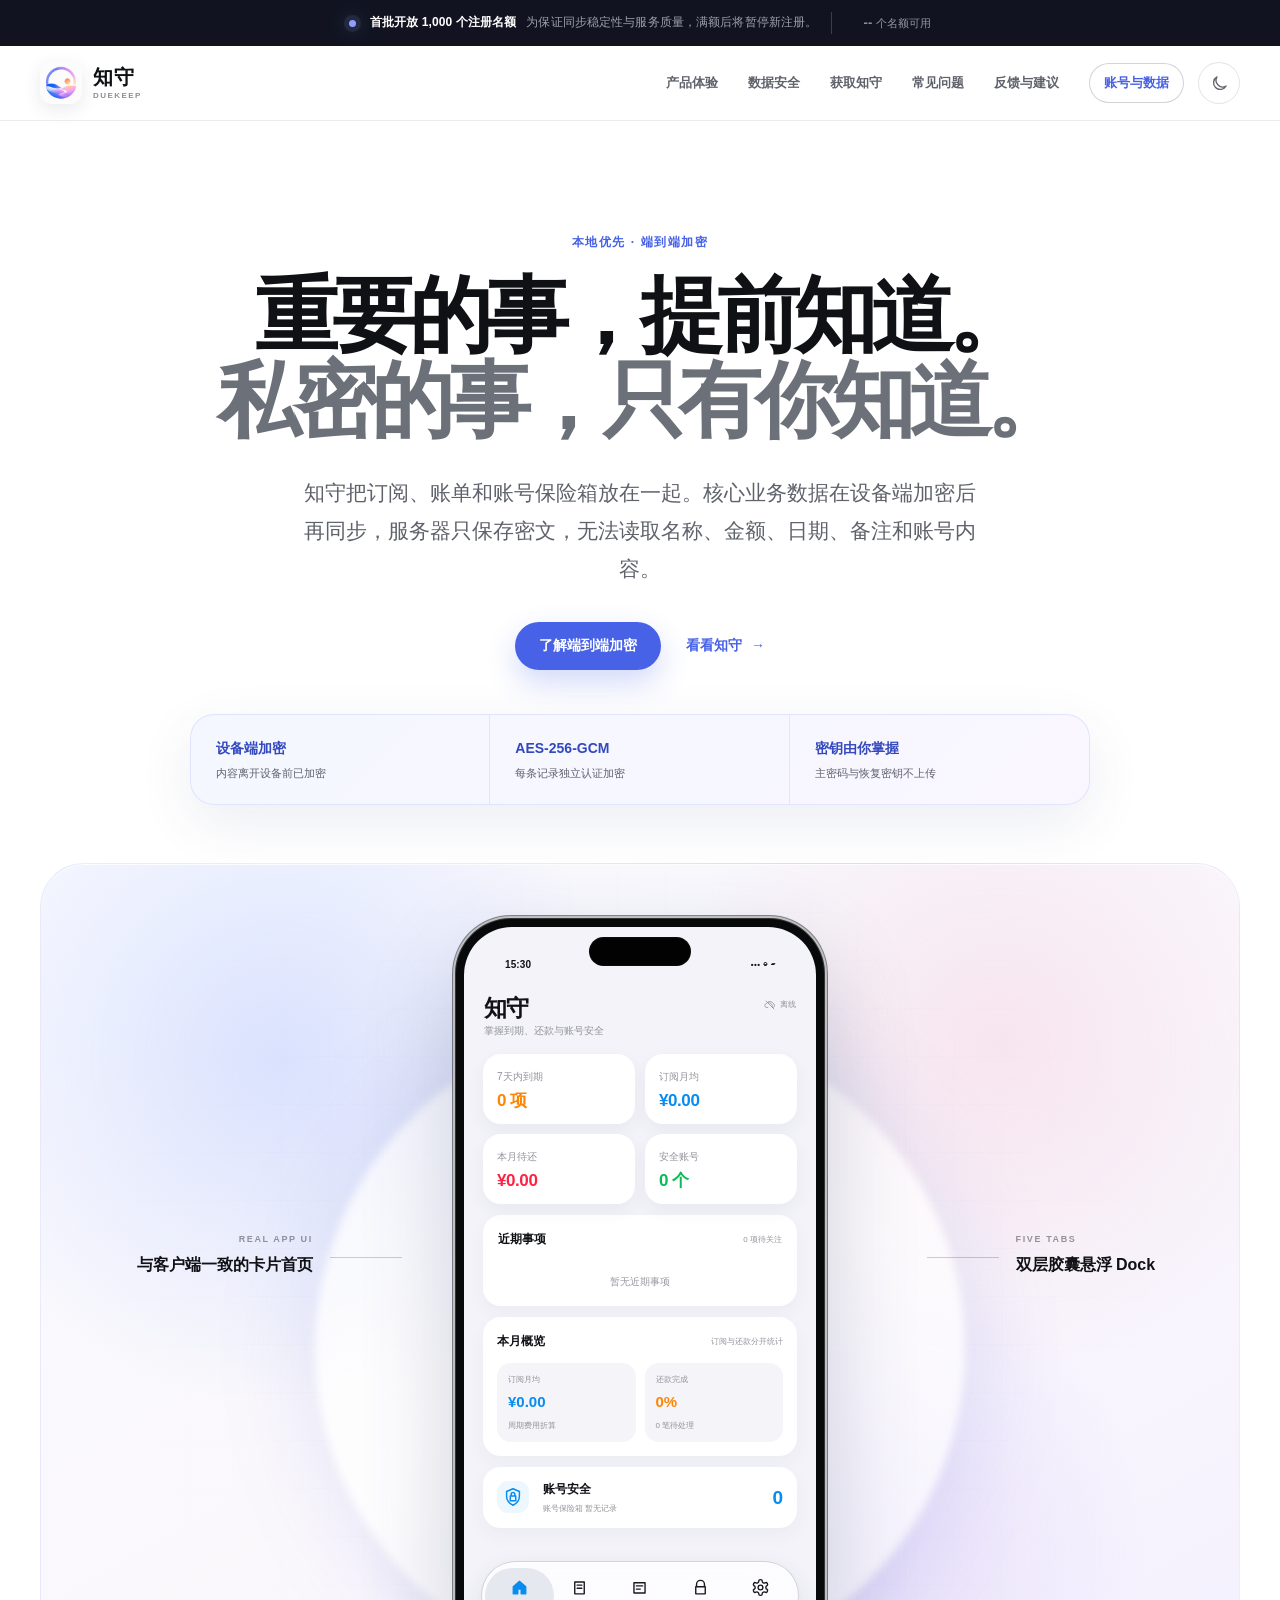
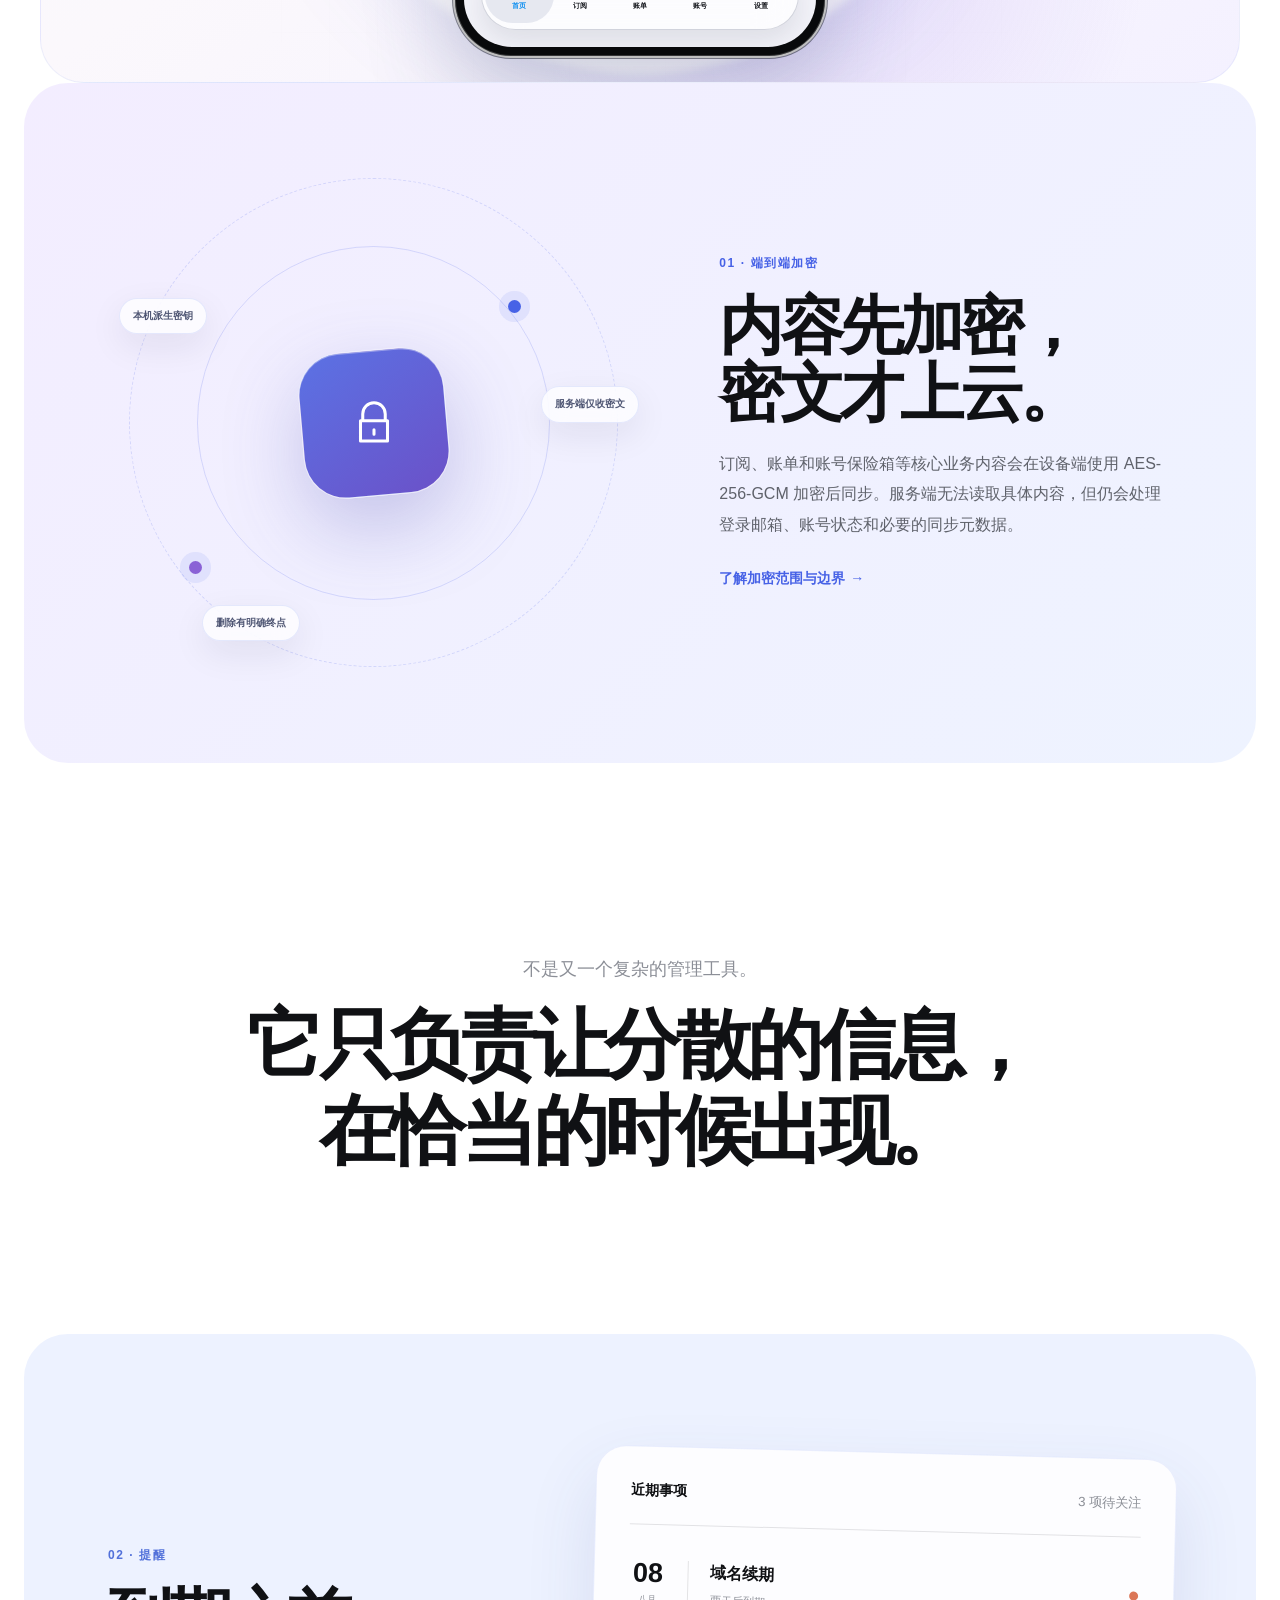
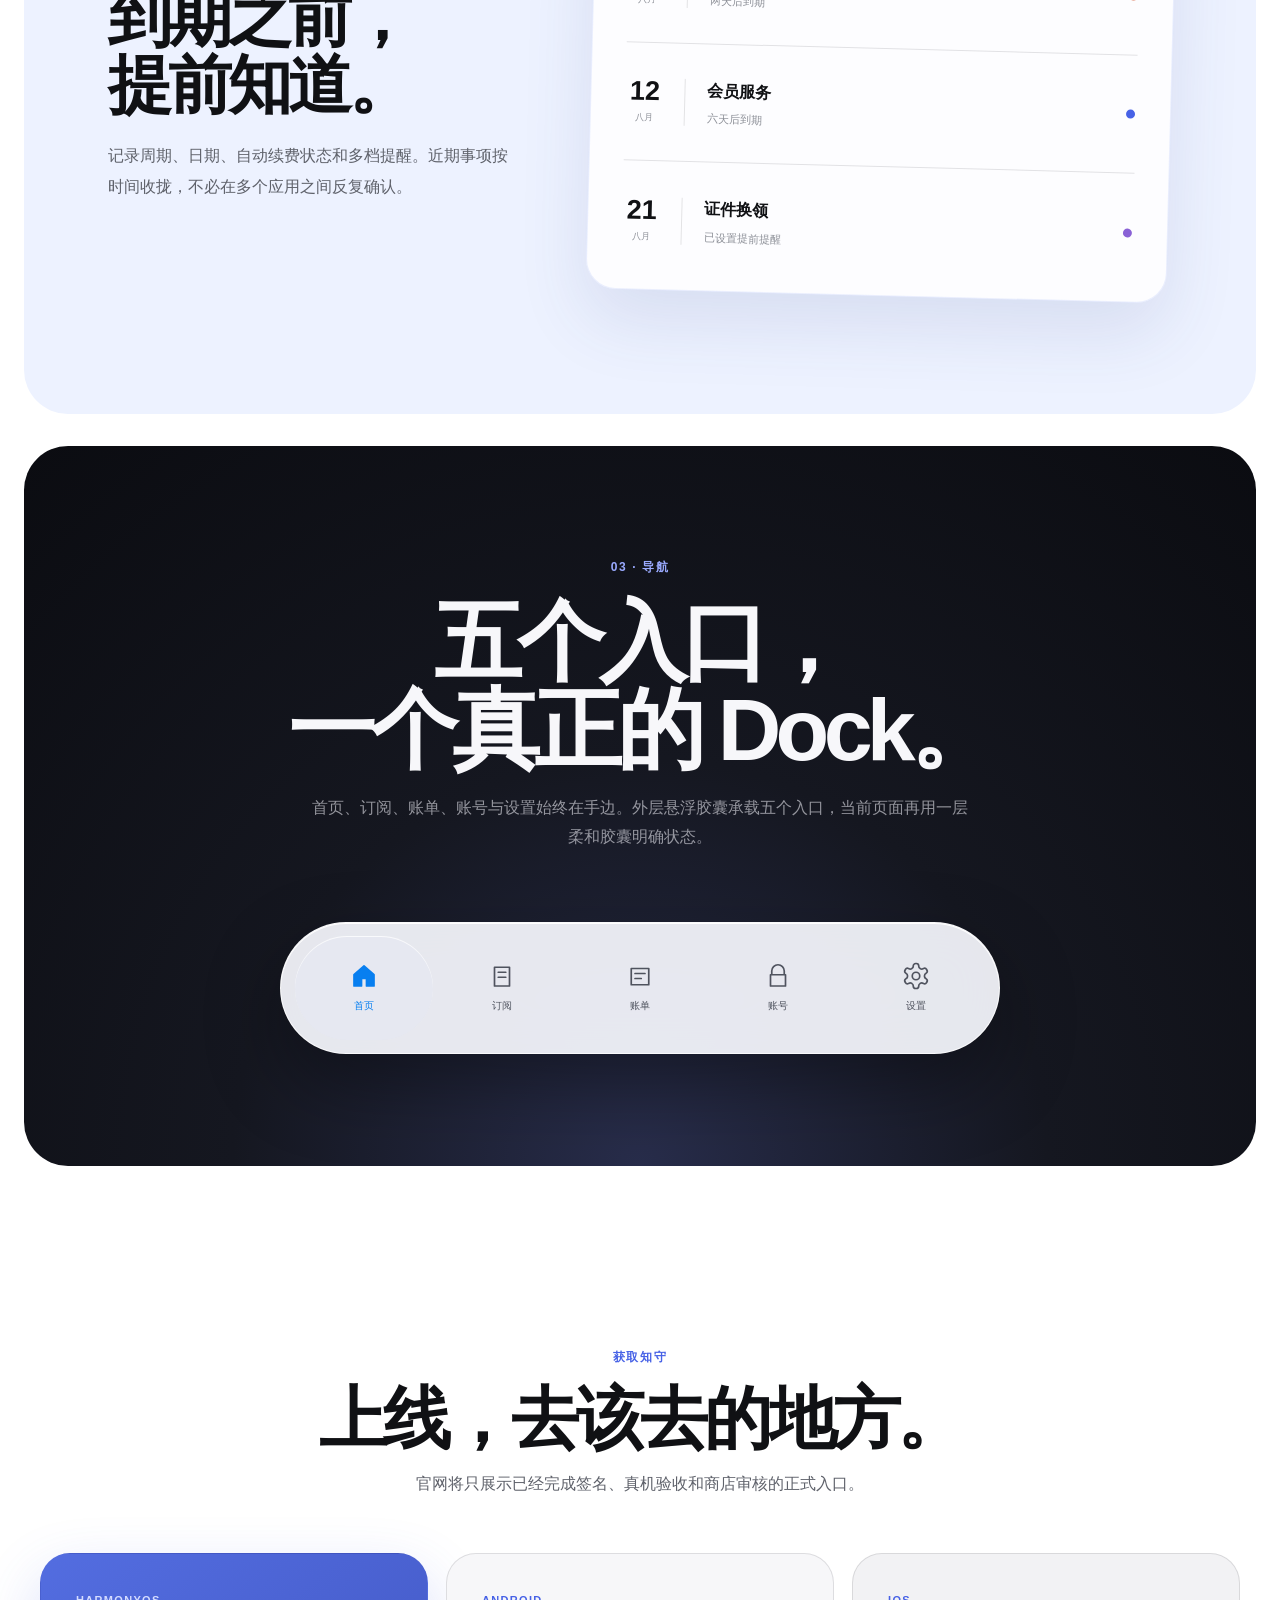
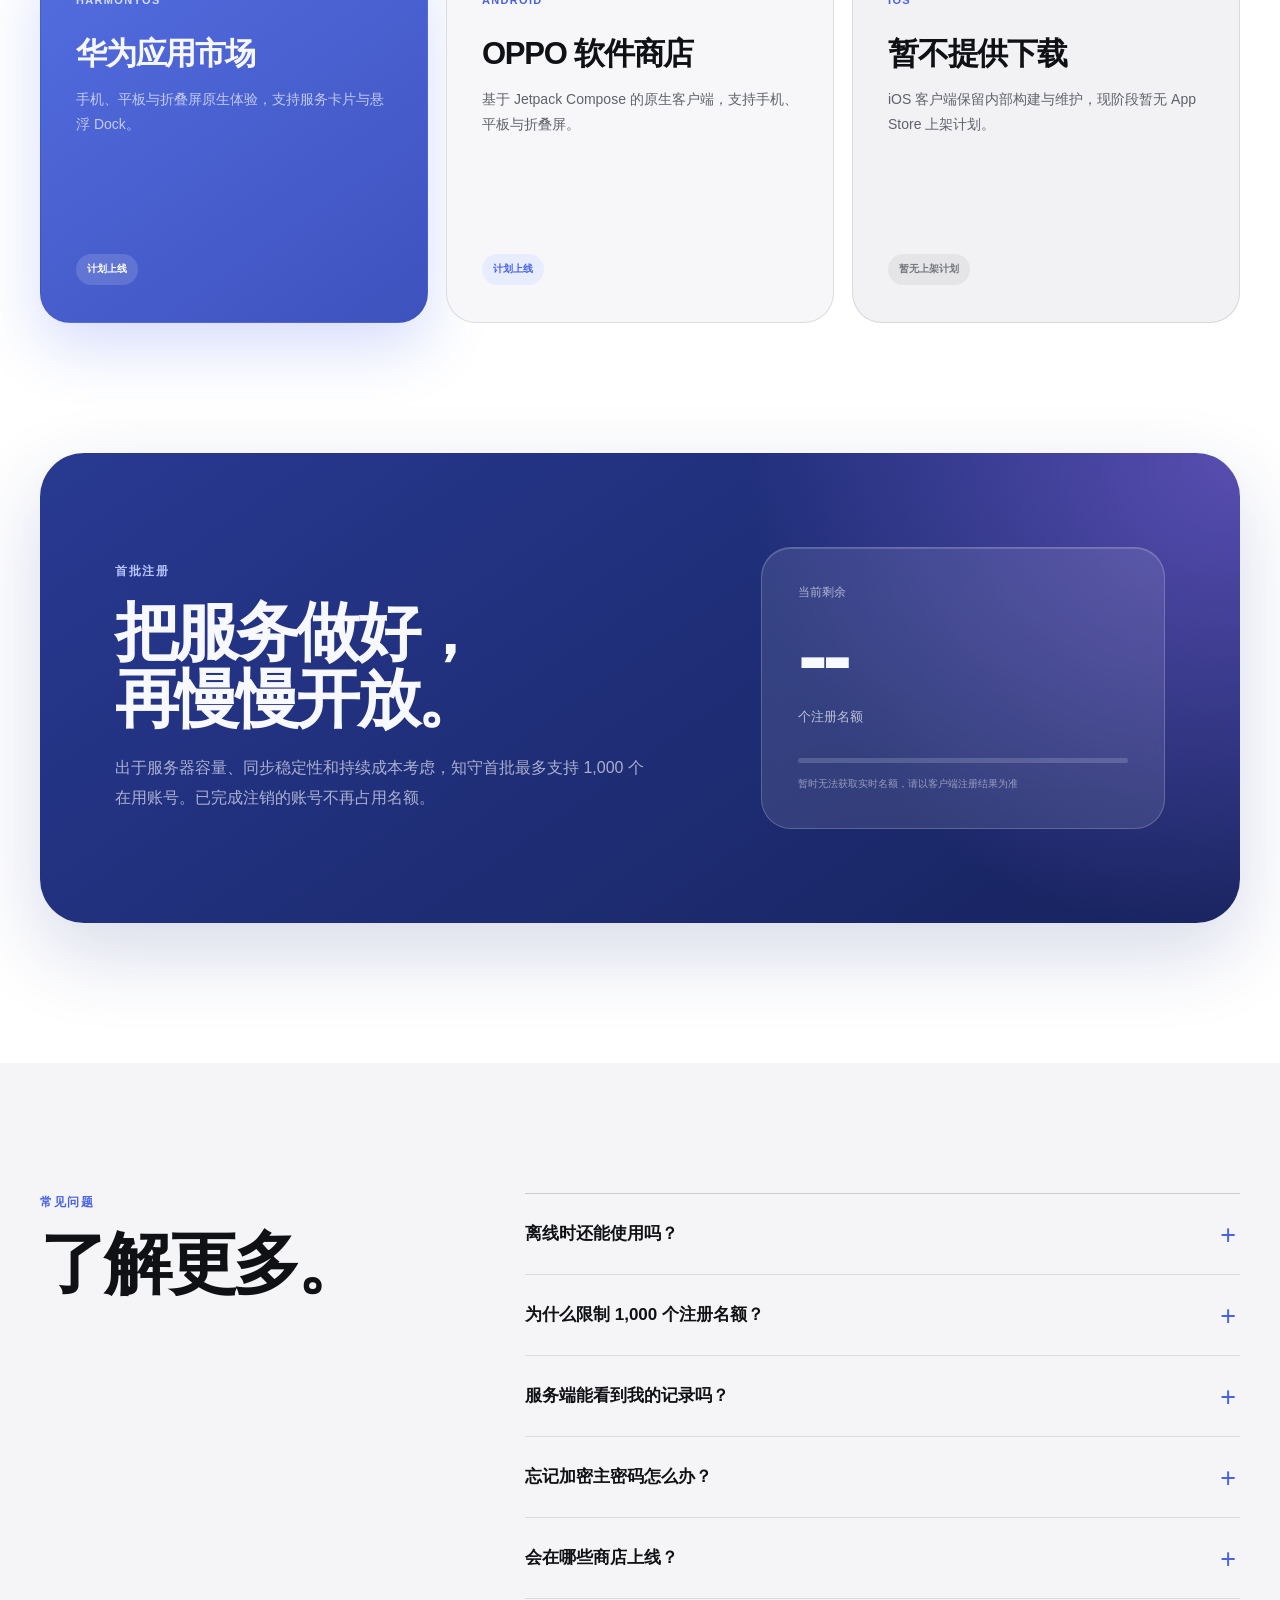
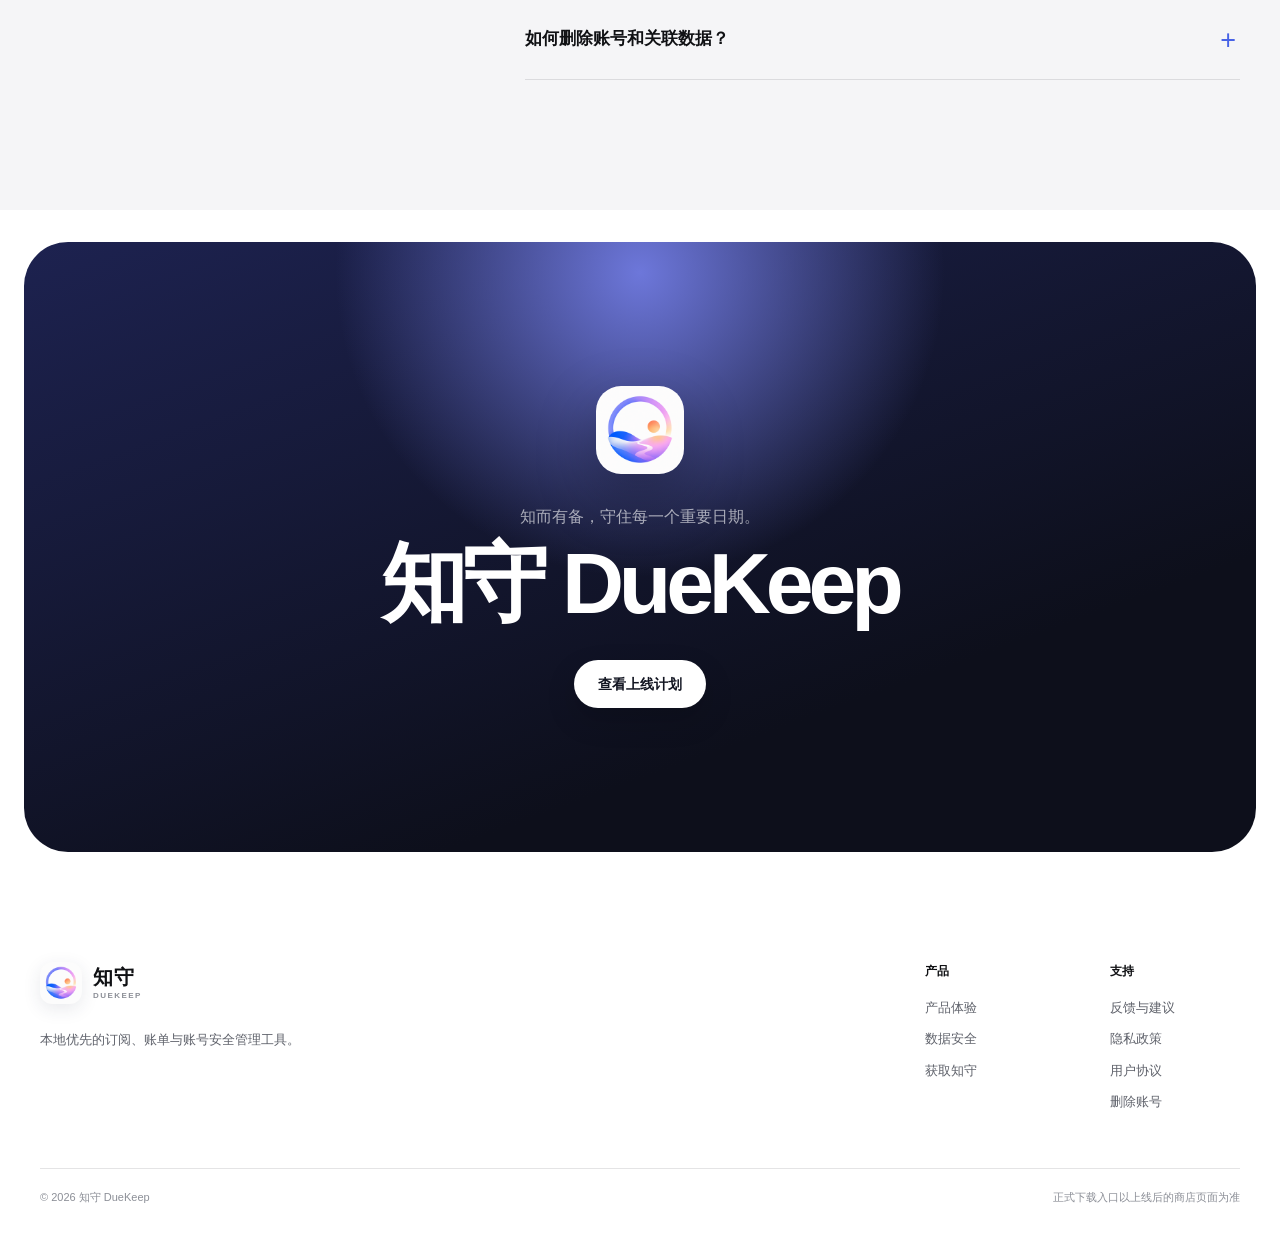
<file: index.html>
<!doctype html>
<html lang="zh-CN" data-page="home">
<head>
  <meta charset="UTF-8" />
  <meta name="viewport" content="width=device-width, initial-scale=1.0" />
  <meta name="description" content="知守 DueKeep 是一款本地优先、端到端加密的订阅、账单与账号安全管理工具；核心业务数据在设备端加密，服务器只保存密文。" />
  <meta name="theme-color" content="#ffffff" />
  <script src="js/theme-init.js"></script>
  <meta property="og:type" content="website" />
  <meta property="og:title" content="知守 DueKeep · 私密的事，只有你知道" />
  <meta property="og:description" content="订阅、账单和账号保险箱在设备端端到端加密后同步，服务器只保存密文。" />
  <title>知守 DueKeep · 本地优先、端到端加密</title>
  <link rel="icon" type="image/svg+xml" href="assets/favicon.svg?v=2" />
  <link rel="icon" type="image/png" href="assets/favicon.png?v=2" />
  <link rel="apple-touch-icon" href="assets/duekeep-brand.png" />
  <script type="module" crossorigin src="./assets/main-sYoZJIvI.js"></script>
  <link rel="stylesheet" crossorigin href="./assets/main-DncYn3vV.css">
</head>
<body>
  <div id="app"></div>
</body>
</html>
</file>
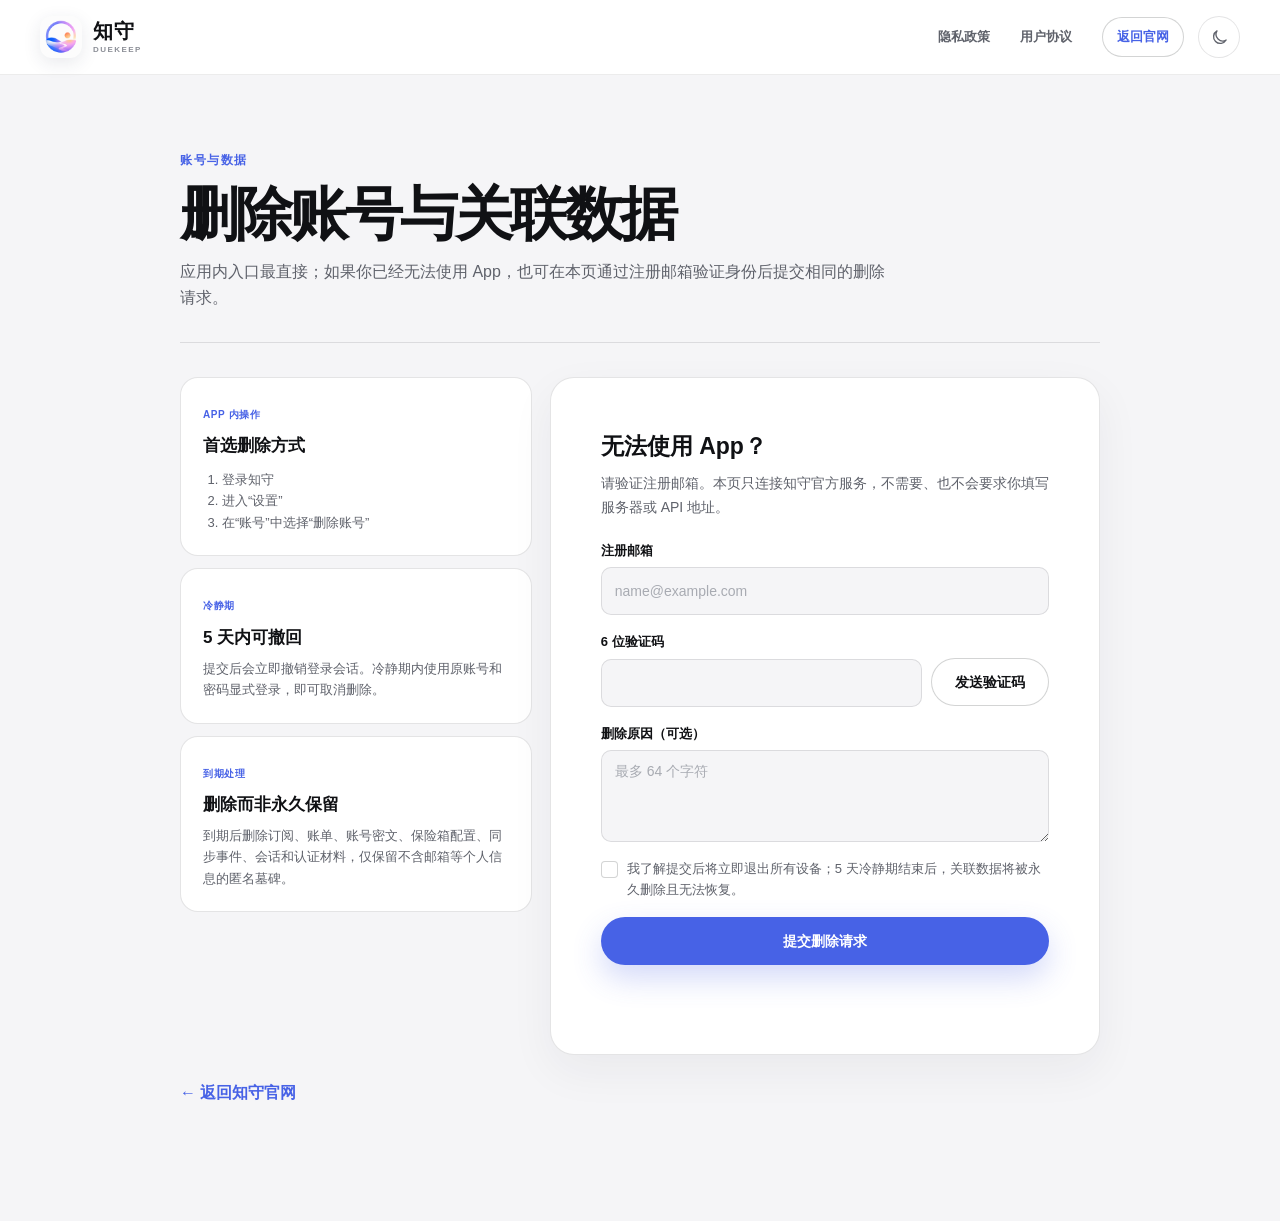
<file: account-deletion.html>
<!doctype html>
<html lang="zh-CN" data-page="account-deletion">
<head>
  <meta charset="UTF-8" />
  <meta name="viewport" content="width=device-width, initial-scale=1.0" />
  <meta name="description" content="知守 DueKeep 账号及关联数据删除入口。支持在 App 内或通过邮箱验证提交删除请求。" />
  <meta name="theme-color" content="#f7f8fc" />
  <script src="js/theme-init.js"></script>
  <title>删除账号 · 知守 DueKeep</title>
  <link rel="icon" type="image/svg+xml" href="assets/favicon.svg?v=2" />
  <link rel="icon" type="image/png" href="assets/favicon.png?v=2" />
  <script type="module" crossorigin src="./assets/main-sYoZJIvI.js"></script>
  <link rel="stylesheet" crossorigin href="./assets/main-DncYn3vV.css">
</head>
<body>
  <div id="app"></div>
</body>
</html>
</file>
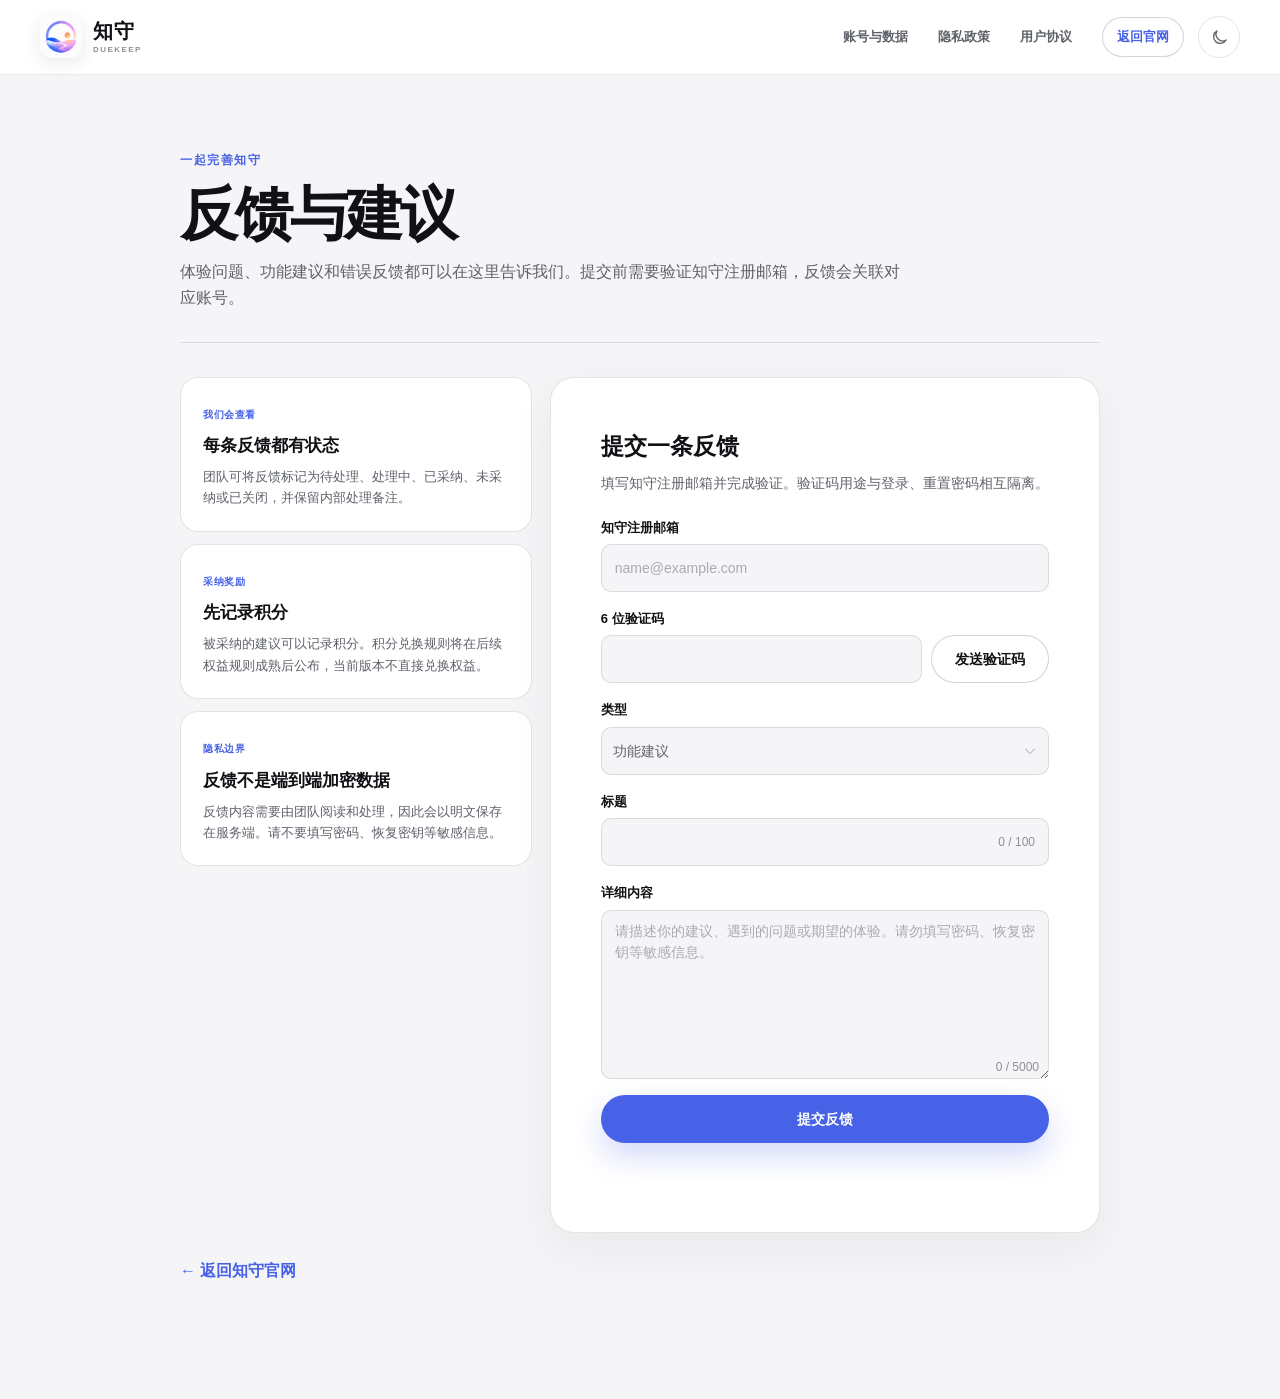
<file: feedback.html>
<!doctype html>
<html lang="zh-CN" data-page="feedback">
  <head>
    <meta charset="UTF-8" />
    <meta name="viewport" content="width=device-width, initial-scale=1.0" />
    <meta name="description" content="向知守 DueKeep 提交反馈与建议。" />
    <meta name="theme-color" content="#f7f8fc" />
    <script src="js/theme-init.js"></script>
    <link rel="icon" href="./assets/favicon.svg" type="image/svg+xml" />
    <title>反馈与建议｜知守 DueKeep</title>
    <script type="module" crossorigin src="./assets/main-sYoZJIvI.js"></script>
    <link rel="stylesheet" crossorigin href="./assets/main-DncYn3vV.css">
  </head>
  <body>
    <div id="app"></div>
  </body>
</html>
</file>
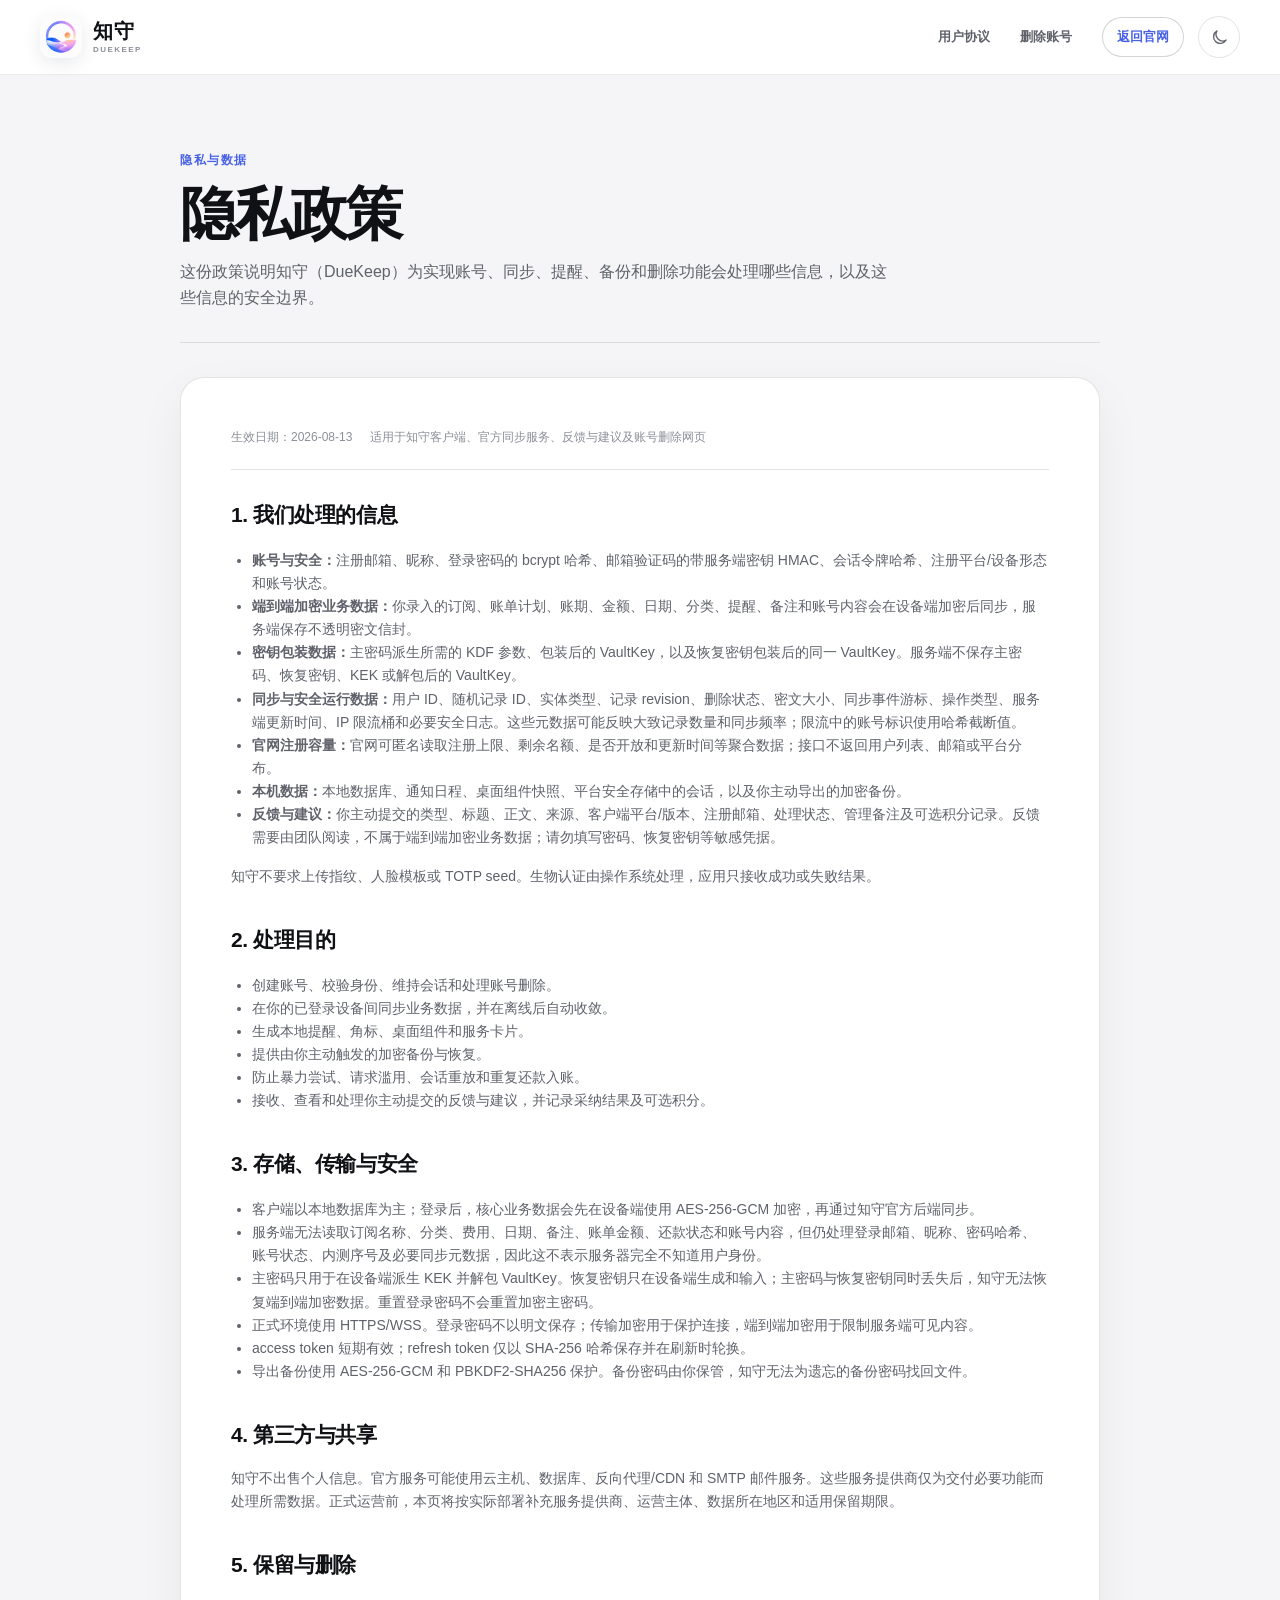
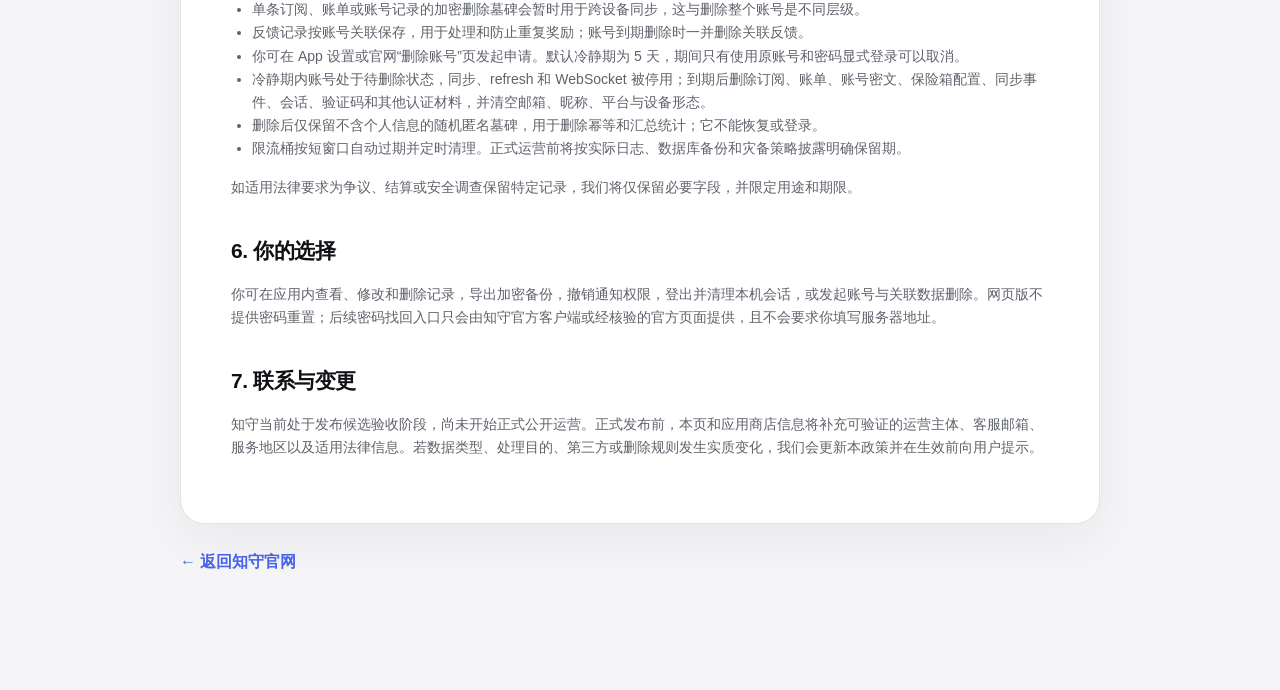
<file: privacy.html>
<!doctype html>
<html lang="zh-CN" data-page="privacy">
<head>
  <meta charset="UTF-8" />
  <meta name="viewport" content="width=device-width, initial-scale=1.0" />
  <meta name="description" content="知守 DueKeep 隐私政策：了解账号、同步、保险箱、备份和数据删除的处理规则。" />
  <meta name="theme-color" content="#f7f8fc" />
  <script src="js/theme-init.js"></script>
  <title>隐私政策 · 知守 DueKeep</title>
  <link rel="icon" type="image/svg+xml" href="assets/favicon.svg?v=2" />
  <link rel="icon" type="image/png" href="assets/favicon.png?v=2" />
  <script type="module" crossorigin src="./assets/main-sYoZJIvI.js"></script>
  <link rel="stylesheet" crossorigin href="./assets/main-DncYn3vV.css">
</head>
<body>
  <div id="app"></div>
</body>
</html>
</file>
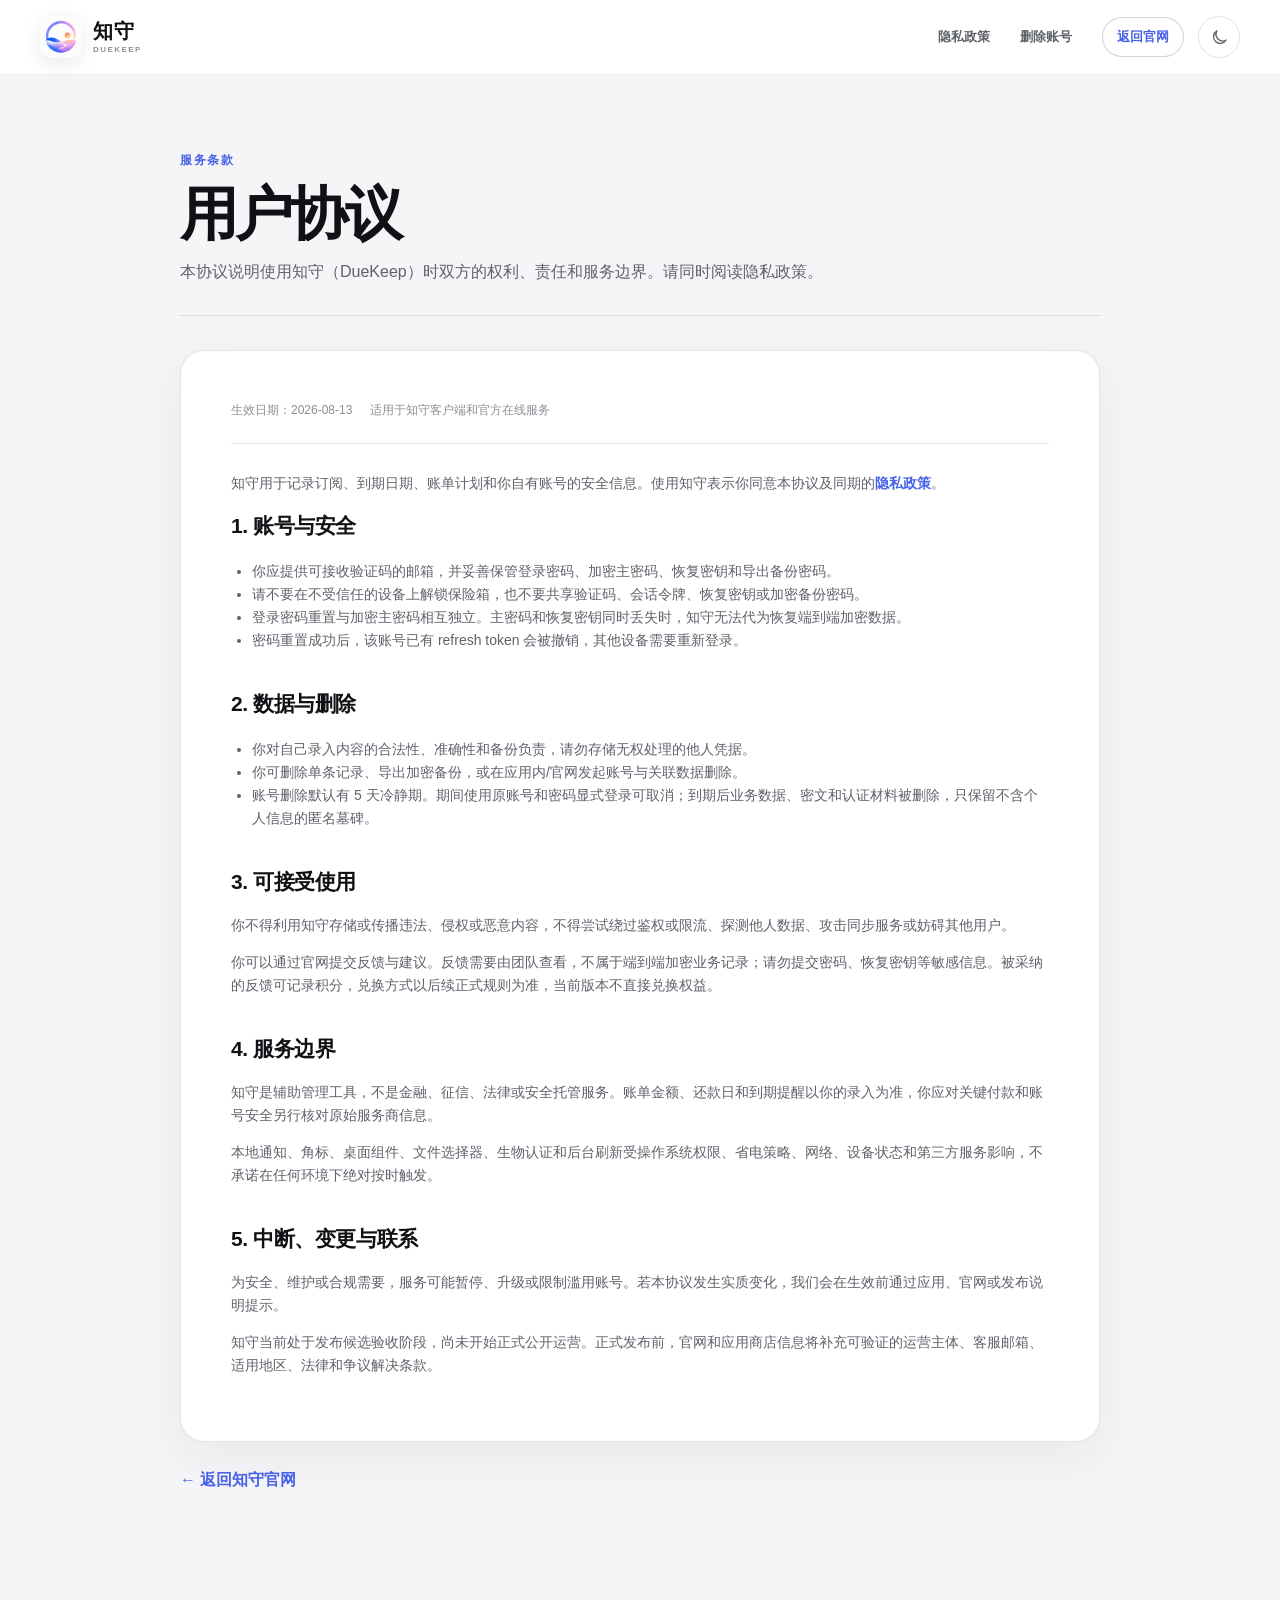
<file: terms.html>
<!doctype html>
<html lang="zh-CN" data-page="terms">
<head>
  <meta charset="UTF-8" />
  <meta name="viewport" content="width=device-width, initial-scale=1.0" />
  <meta name="description" content="知守 DueKeep 用户协议：了解账号安全、数据删除、可接受使用和服务边界。" />
  <meta name="theme-color" content="#f7f8fc" />
  <script src="js/theme-init.js"></script>
  <title>用户协议 · 知守 DueKeep</title>
  <link rel="icon" type="image/svg+xml" href="assets/favicon.svg?v=2" />
  <link rel="icon" type="image/png" href="assets/favicon.png?v=2" />
  <script type="module" crossorigin src="./assets/main-sYoZJIvI.js"></script>
  <link rel="stylesheet" crossorigin href="./assets/main-DncYn3vV.css">
</head>
<body>
  <div id="app"></div>
</body>
</html>
</file>
<file: assets/main-DncYn3vV.css>
:root{--el-color-white:#fff;--el-color-black:#000;--el-color-primary-rgb:64, 158, 255;--el-color-success-rgb:103, 194, 58;--el-color-warning-rgb:230, 162, 60;--el-color-danger-rgb:245, 108, 108;--el-color-error-rgb:245, 108, 108;--el-color-info-rgb:144, 147, 153;--el-font-size-extra-large:20px;--el-font-size-large:18px;--el-font-size-medium:16px;--el-font-size-base:14px;--el-font-size-small:13px;--el-font-size-extra-small:12px;--el-font-family:"Helvetica Neue", Helvetica, "PingFang SC", "Hiragino Sans GB", "Microsoft YaHei", "微软雅黑", Arial, sans-serif;--el-font-weight-primary:500;--el-font-line-height-primary:24px;--el-index-normal:1;--el-index-top:1000;--el-index-popper:2000;--el-border-radius-base:4px;--el-border-radius-small:2px;--el-border-radius-round:20px;--el-border-radius-circle:100%;--el-transition-duration:.3s;--el-transition-duration-fast:.2s;--el-transition-function-ease-in-out-bezier:cubic-bezier(.645, .045, .355, 1);--el-transition-function-fast-bezier:cubic-bezier(.23, 1, .32, 1);--el-transition-all:all var(--el-transition-duration) var(--el-transition-function-ease-in-out-bezier);--el-transition-fade:opacity var(--el-transition-duration) var(--el-transition-function-fast-bezier);--el-transition-md-fade:transform var(--el-transition-duration) var(--el-transition-function-fast-bezier), opacity var(--el-transition-duration) var(--el-transition-function-fast-bezier);--el-transition-fade-linear:opacity var(--el-transition-duration-fast) linear;--el-transition-border:border-color var(--el-transition-duration-fast) var(--el-transition-function-ease-in-out-bezier);--el-transition-box-shadow:box-shadow var(--el-transition-duration-fast) var(--el-transition-function-ease-in-out-bezier);--el-transition-color:color var(--el-transition-duration-fast) var(--el-transition-function-ease-in-out-bezier);--el-component-size-large:40px;--el-component-size:32px;--el-component-size-small:24px;--lightningcss-light:initial;--lightningcss-dark: ;color-scheme:light;--el-color-primary:#409eff;--el-color-primary-light-3:#79bbff;--el-color-primary-light-5:#a0cfff;--el-color-primary-light-7:#c6e2ff;--el-color-primary-light-8:#d9ecff;--el-color-primary-light-9:#ecf5ff;--el-color-primary-dark-2:#337ecc;--el-color-success:#67c23a;--el-color-success-light-3:#95d475;--el-color-success-light-5:#b3e19d;--el-color-success-light-7:#d1edc4;--el-color-success-light-8:#e1f3d8;--el-color-success-light-9:#f0f9eb;--el-color-success-dark-2:#529b2e;--el-color-warning:#e6a23c;--el-color-warning-light-3:#eebe77;--el-color-warning-light-5:#f3d19e;--el-color-warning-light-7:#f8e3c5;--el-color-warning-light-8:#faecd8;--el-color-warning-light-9:#fdf6ec;--el-color-warning-dark-2:#b88230;--el-color-danger:#f56c6c;--el-color-danger-light-3:#f89898;--el-color-danger-light-5:#fab6b6;--el-color-danger-light-7:#fcd3d3;--el-color-danger-light-8:#fde2e2;--el-color-danger-light-9:#fef0f0;--el-color-danger-dark-2:#c45656;--el-color-error:#f56c6c;--el-color-error-light-3:#f89898;--el-color-error-light-5:#fab6b6;--el-color-error-light-7:#fcd3d3;--el-color-error-light-8:#fde2e2;--el-color-error-light-9:#fef0f0;--el-color-error-dark-2:#c45656;--el-color-info:#909399;--el-color-info-light-3:#b1b3b8;--el-color-info-light-5:#c8c9cc;--el-color-info-light-7:#dedfe0;--el-color-info-light-8:#e9e9eb;--el-color-info-light-9:#f4f4f5;--el-color-info-dark-2:#73767a;--el-bg-color:#fff;--el-bg-color-page:#f2f3f5;--el-bg-color-overlay:#fff;--el-text-color-primary:#303133;--el-text-color-regular:#606266;--el-text-color-secondary:#909399;--el-text-color-placeholder:#a8abb2;--el-text-color-disabled:#c0c4cc;--el-border-color:#dcdfe6;--el-border-color-light:#e4e7ed;--el-border-color-lighter:#ebeef5;--el-border-color-extra-light:#f2f6fc;--el-border-color-dark:#d4d7de;--el-border-color-darker:#cdd0d6;--el-fill-color:#f0f2f5;--el-fill-color-light:#f5f7fa;--el-fill-color-lighter:#fafafa;--el-fill-color-extra-light:#fafcff;--el-fill-color-dark:#ebedf0;--el-fill-color-darker:#e6e8eb;--el-fill-color-blank:#fff;--el-box-shadow:0px 12px 32px 4px #0000000a, 0px 8px 20px #00000014;--el-box-shadow-light:0px 0px 12px #0000001f;--el-box-shadow-lighter:0px 0px 6px #0000001f;--el-box-shadow-dark:0px 16px 48px 16px #00000014, 0px 12px 32px #0000001f, 0px 8px 16px -8px #00000029;--el-disabled-bg-color:var(--el-fill-color-light);--el-disabled-text-color:var(--el-text-color-placeholder);--el-disabled-border-color:var(--el-border-color-light);--el-overlay-color:#000c;--el-overlay-color-light:#000000b3;--el-overlay-color-lighter:#00000080;--el-mask-color:#ffffffe6;--el-mask-color-extra-light:#ffffff4d;--el-border-width:1px;--el-border-style:solid;--el-border-color-hover:var(--el-text-color-disabled);--el-border:var(--el-border-width) var(--el-border-style) var(--el-border-color);--el-svg-monochrome-grey:var(--el-border-color)}.fade-in-linear-enter-active,.fade-in-linear-leave-active{transition:var(--el-transition-fade-linear)}.fade-in-linear-enter-from,.fade-in-linear-leave-to{opacity:0}.el-fade-in-linear-enter-active,.el-fade-in-linear-leave-active{transition:var(--el-transition-fade-linear)}.el-fade-in-linear-enter-from,.el-fade-in-linear-leave-to{opacity:0}.el-fade-in-enter-active,.el-fade-in-leave-active{transition:all var(--el-transition-duration) cubic-bezier(.55,0,.1,1)}.el-fade-in-enter-from,.el-fade-in-leave-active{opacity:0}.el-zoom-in-center-enter-active,.el-zoom-in-center-leave-active{transition:all var(--el-transition-duration) cubic-bezier(.55,0,.1,1)}.el-zoom-in-center-enter-from,.el-zoom-in-center-leave-active{opacity:0;transform:scaleX(0)}.el-zoom-in-top-enter-active,.el-zoom-in-top-leave-active{opacity:1;transition:var(--el-transition-md-fade);transform-origin:top;transform:scaleY(1)}.el-zoom-in-top-enter-active[data-popper-placement^=top],.el-zoom-in-top-leave-active[data-popper-placement^=top]{transform-origin:bottom}.el-zoom-in-top-enter-from,.el-zoom-in-top-leave-active{opacity:0;transform:scaleY(0)}.el-zoom-in-bottom-enter-active,.el-zoom-in-bottom-leave-active{opacity:1;transition:var(--el-transition-md-fade);transform-origin:bottom;transform:scaleY(1)}.el-zoom-in-bottom-enter-from,.el-zoom-in-bottom-leave-active{opacity:0;transform:scaleY(0)}.el-zoom-in-left-enter-active,.el-zoom-in-left-leave-active{opacity:1;transition:var(--el-transition-md-fade);transform-origin:0 0;transform:scale(1)}.el-zoom-in-left-enter-from,.el-zoom-in-left-leave-active{opacity:0;transform:scale(.45)}.collapse-transition{transition:var(--el-transition-duration) height ease-in-out,var(--el-transition-duration) padding-top ease-in-out,var(--el-transition-duration) padding-bottom ease-in-out}.el-collapse-transition-leave-active,.el-collapse-transition-enter-active{transition:var(--el-transition-duration) max-height ease-in-out,var(--el-transition-duration) padding-top ease-in-out,var(--el-transition-duration) padding-bottom ease-in-out}.horizontal-collapse-transition{transition:var(--el-transition-duration) width ease-in-out,var(--el-transition-duration) padding-left ease-in-out,var(--el-transition-duration) padding-right ease-in-out}.el-list-enter-active,.el-list-leave-active{transition:all 1s}.el-list-enter-from,.el-list-leave-to{opacity:0;transform:translateY(-30px)}.el-list-leave-active{position:absolute!important}.el-opacity-transition{transition:opacity var(--el-transition-duration) cubic-bezier(.55,0,.1,1)}.el-icon--right{margin-left:5px}.el-icon--left{margin-right:5px}@keyframes rotating{0%{transform:rotate(0)}to{transform:rotate(360deg)}}.el-icon{--color:inherit;fill:currentColor;width:1em;height:1em;color:var(--color);line-height:1em;font-size:inherit;justify-content:center;align-items:center;display:inline-flex;position:relative}.el-icon.is-loading{animation:2s linear infinite rotating}.el-icon svg{width:1em;height:1em}.el-button{--el-button-font-weight:var(--el-font-weight-primary);--el-button-border-color:var(--el-border-color);--el-button-bg-color:var(--el-fill-color-blank);--el-button-text-color:var(--el-text-color-regular);--el-button-disabled-text-color:var(--el-disabled-text-color);--el-button-disabled-bg-color:var(--el-fill-color-blank);--el-button-disabled-border-color:var(--el-border-color-light);--el-button-divide-border-color:#ffffff80;--el-button-hover-text-color:var(--el-color-primary);--el-button-hover-bg-color:var(--el-color-primary-light-9);--el-button-hover-border-color:var(--el-color-primary-light-7);--el-button-active-text-color:var(--el-button-hover-text-color);--el-button-active-border-color:var(--el-color-primary);--el-button-active-bg-color:var(--el-button-hover-bg-color);--el-button-outline-color:var(--el-color-primary-light-5);--el-button-hover-link-text-color:var(--el-text-color-secondary);--el-button-active-color:var(--el-text-color-primary);white-space:nowrap;cursor:pointer;height:32px;color:var(--el-button-text-color);text-align:center;box-sizing:border-box;line-height:1;font-weight:var(--el-button-font-weight);-webkit-user-select:none;user-select:none;vertical-align:middle;-webkit-appearance:none;background-color:var(--el-button-bg-color);border:var(--el-border);border-color:var(--el-button-border-color);outline:none;justify-content:center;align-items:center;transition:all .1s;display:inline-flex}.el-button:hover{color:var(--el-button-hover-text-color);border-color:var(--el-button-hover-border-color);background-color:var(--el-button-hover-bg-color);outline:none}.el-button:active{color:var(--el-button-active-text-color);border-color:var(--el-button-active-border-color);background-color:var(--el-button-active-bg-color);outline:none}.el-button:focus-visible{outline:2px solid var(--el-button-outline-color);outline-offset:1px;transition:outline-offset,outline}.el-button>span{align-items:center;display:inline-flex}.el-button+.el-button{margin-left:12px}.el-button{font-size:var(--el-font-size-base);border-radius:var(--el-border-radius-base);padding:8px 15px}.el-button.is-round{padding:8px 15px}.el-button::-moz-focus-inner{border:0}.el-button [class*=el-icon]+span{margin-left:6px}.el-button [class*=el-icon] svg{vertical-align:bottom}.el-button.is-plain{--el-button-hover-text-color:var(--el-color-primary);--el-button-hover-bg-color:var(--el-fill-color-blank);--el-button-hover-border-color:var(--el-color-primary)}.el-button.is-active{color:var(--el-button-active-text-color);border-color:var(--el-button-active-border-color);background-color:var(--el-button-active-bg-color);outline:none}.el-button.is-disabled,.el-button.is-disabled:hover{color:var(--el-button-disabled-text-color);cursor:not-allowed;background-image:none;background-color:var(--el-button-disabled-bg-color);border-color:var(--el-button-disabled-border-color)}.el-button.is-loading{pointer-events:none;position:relative}.el-button.is-loading:before{z-index:1;pointer-events:none;content:"";border-radius:inherit;background-color:var(--el-mask-color-extra-light);position:absolute;inset:-1px}.el-button.is-round{border-radius:var(--el-border-radius-round)}.el-button.is-dashed{--el-button-hover-text-color:var(--el-color-primary);--el-button-hover-bg-color:var(--el-fill-color-blank);--el-button-hover-border-color:var(--el-color-primary);border-style:dashed}.el-button.is-circle{border-radius:50%;width:32px;padding:8px}.el-button.is-text{color:var(--el-button-text-color);background-color:#0000;border:0 solid #0000}.el-button.is-text.is-disabled{color:var(--el-button-disabled-text-color);background-color:#0000!important}.el-button.is-text:not(.is-disabled):hover{background-color:var(--el-fill-color-light)}.el-button.is-text:not(.is-disabled):focus-visible{outline:2px solid var(--el-button-outline-color);outline-offset:1px;transition:outline-offset,outline}.el-button.is-text:not(.is-disabled):active{background-color:var(--el-fill-color)}.el-button.is-text:not(.is-disabled).is-has-bg{background-color:var(--el-fill-color-light)}.el-button.is-text:not(.is-disabled).is-has-bg:hover{background-color:var(--el-fill-color)}.el-button.is-text:not(.is-disabled).is-has-bg:active{background-color:var(--el-fill-color-dark)}.el-button__text--expand{letter-spacing:.3em;margin-right:-.3em}.el-button.is-link{color:var(--el-button-text-color);background:0 0;border-color:#0000;height:auto;padding:2px}.el-button.is-link:hover{color:var(--el-button-hover-link-text-color)}.el-button.is-link.is-disabled{color:var(--el-button-disabled-text-color);background-color:#0000!important;border-color:#0000!important}.el-button.is-link:not(.is-disabled):hover{background-color:#0000;border-color:#0000}.el-button.is-link:not(.is-disabled):active{color:var(--el-button-active-color);background-color:#0000;border-color:#0000}.el-button--text{color:var(--el-color-primary);background:0 0;border-color:#0000;padding-left:0;padding-right:0}.el-button--text.is-disabled{color:var(--el-button-disabled-text-color);background-color:#0000!important;border-color:#0000!important}.el-button--text:not(.is-disabled):hover{color:var(--el-color-primary-light-3);background-color:#0000;border-color:#0000}.el-button--text:not(.is-disabled):active{color:var(--el-color-primary-dark-2);background-color:#0000;border-color:#0000}.el-button__link--expand{letter-spacing:.3em;margin-right:-.3em}.el-button--primary{--el-button-text-color:var(--el-color-white);--el-button-bg-color:var(--el-color-primary);--el-button-border-color:var(--el-color-primary);--el-button-outline-color:var(--el-color-primary-light-5);--el-button-active-color:var(--el-color-primary-dark-2);--el-button-hover-text-color:var(--el-color-white);--el-button-hover-link-text-color:var(--el-color-primary-light-5);--el-button-hover-bg-color:var(--el-color-primary-light-3);--el-button-hover-border-color:var(--el-color-primary-light-3);--el-button-active-bg-color:var(--el-color-primary-dark-2);--el-button-active-border-color:var(--el-color-primary-dark-2);--el-button-disabled-text-color:var(--el-color-white);--el-button-disabled-bg-color:var(--el-color-primary-light-5);--el-button-disabled-border-color:var(--el-color-primary-light-5)}.el-button--primary.is-plain,.el-button--primary.is-text,.el-button--primary.is-link{--el-button-text-color:var(--el-color-primary);--el-button-bg-color:var(--el-color-primary-light-9);--el-button-border-color:var(--el-color-primary-light-5);--el-button-hover-text-color:var(--el-color-white);--el-button-hover-bg-color:var(--el-color-primary);--el-button-hover-border-color:var(--el-color-primary);--el-button-active-text-color:var(--el-color-white)}.el-button--primary.is-plain.is-disabled,.el-button--primary.is-plain.is-disabled:hover,.el-button--primary.is-plain.is-disabled:focus,.el-button--primary.is-plain.is-disabled:active,.el-button--primary.is-text.is-disabled,.el-button--primary.is-text.is-disabled:hover,.el-button--primary.is-text.is-disabled:focus,.el-button--primary.is-text.is-disabled:active,.el-button--primary.is-link.is-disabled,.el-button--primary.is-link.is-disabled:hover,.el-button--primary.is-link.is-disabled:focus,.el-button--primary.is-link.is-disabled:active{color:var(--el-color-primary-light-5);background-color:var(--el-color-primary-light-9);border-color:var(--el-color-primary-light-8)}.el-button--primary.is-dashed{--el-button-text-color:var(--el-color-primary);--el-button-bg-color:var(--el-color-primary-light-9);--el-button-border-color:var(--el-color-primary-light-5);--el-button-hover-text-color:var(--el-color-primary);--el-button-hover-bg-color:var(--el-color-primary-light-9);--el-button-hover-border-color:var(--el-color-primary-light-3);--el-button-active-text-color:var(--el-color-primary-dark-2);--el-button-active-bg-color:var(--el-color-primary-light-9);--el-button-active-border-color:var(--el-color-primary-dark-2)}.el-button--primary.is-dashed.is-disabled,.el-button--primary.is-dashed.is-disabled:hover,.el-button--primary.is-dashed.is-disabled:focus,.el-button--primary.is-dashed.is-disabled:active{color:var(--el-color-primary-light-5);background-color:var(--el-color-primary-light-9);border-color:var(--el-color-primary-light-8)}.el-button--success{--el-button-text-color:var(--el-color-white);--el-button-bg-color:var(--el-color-success);--el-button-border-color:var(--el-color-success);--el-button-outline-color:var(--el-color-success-light-5);--el-button-active-color:var(--el-color-success-dark-2);--el-button-hover-text-color:var(--el-color-white);--el-button-hover-link-text-color:var(--el-color-success-light-5);--el-button-hover-bg-color:var(--el-color-success-light-3);--el-button-hover-border-color:var(--el-color-success-light-3);--el-button-active-bg-color:var(--el-color-success-dark-2);--el-button-active-border-color:var(--el-color-success-dark-2);--el-button-disabled-text-color:var(--el-color-white);--el-button-disabled-bg-color:var(--el-color-success-light-5);--el-button-disabled-border-color:var(--el-color-success-light-5)}.el-button--success.is-plain,.el-button--success.is-text,.el-button--success.is-link{--el-button-text-color:var(--el-color-success);--el-button-bg-color:var(--el-color-success-light-9);--el-button-border-color:var(--el-color-success-light-5);--el-button-hover-text-color:var(--el-color-white);--el-button-hover-bg-color:var(--el-color-success);--el-button-hover-border-color:var(--el-color-success);--el-button-active-text-color:var(--el-color-white)}.el-button--success.is-plain.is-disabled,.el-button--success.is-plain.is-disabled:hover,.el-button--success.is-plain.is-disabled:focus,.el-button--success.is-plain.is-disabled:active,.el-button--success.is-text.is-disabled,.el-button--success.is-text.is-disabled:hover,.el-button--success.is-text.is-disabled:focus,.el-button--success.is-text.is-disabled:active,.el-button--success.is-link.is-disabled,.el-button--success.is-link.is-disabled:hover,.el-button--success.is-link.is-disabled:focus,.el-button--success.is-link.is-disabled:active{color:var(--el-color-success-light-5);background-color:var(--el-color-success-light-9);border-color:var(--el-color-success-light-8)}.el-button--success.is-dashed{--el-button-text-color:var(--el-color-success);--el-button-bg-color:var(--el-color-success-light-9);--el-button-border-color:var(--el-color-success-light-5);--el-button-hover-text-color:var(--el-color-success);--el-button-hover-bg-color:var(--el-color-success-light-9);--el-button-hover-border-color:var(--el-color-success-light-3);--el-button-active-text-color:var(--el-color-success-dark-2);--el-button-active-bg-color:var(--el-color-success-light-9);--el-button-active-border-color:var(--el-color-success-dark-2)}.el-button--success.is-dashed.is-disabled,.el-button--success.is-dashed.is-disabled:hover,.el-button--success.is-dashed.is-disabled:focus,.el-button--success.is-dashed.is-disabled:active{color:var(--el-color-success-light-5);background-color:var(--el-color-success-light-9);border-color:var(--el-color-success-light-8)}.el-button--warning{--el-button-text-color:var(--el-color-white);--el-button-bg-color:var(--el-color-warning);--el-button-border-color:var(--el-color-warning);--el-button-outline-color:var(--el-color-warning-light-5);--el-button-active-color:var(--el-color-warning-dark-2);--el-button-hover-text-color:var(--el-color-white);--el-button-hover-link-text-color:var(--el-color-warning-light-5);--el-button-hover-bg-color:var(--el-color-warning-light-3);--el-button-hover-border-color:var(--el-color-warning-light-3);--el-button-active-bg-color:var(--el-color-warning-dark-2);--el-button-active-border-color:var(--el-color-warning-dark-2);--el-button-disabled-text-color:var(--el-color-white);--el-button-disabled-bg-color:var(--el-color-warning-light-5);--el-button-disabled-border-color:var(--el-color-warning-light-5)}.el-button--warning.is-plain,.el-button--warning.is-text,.el-button--warning.is-link{--el-button-text-color:var(--el-color-warning);--el-button-bg-color:var(--el-color-warning-light-9);--el-button-border-color:var(--el-color-warning-light-5);--el-button-hover-text-color:var(--el-color-white);--el-button-hover-bg-color:var(--el-color-warning);--el-button-hover-border-color:var(--el-color-warning);--el-button-active-text-color:var(--el-color-white)}.el-button--warning.is-plain.is-disabled,.el-button--warning.is-plain.is-disabled:hover,.el-button--warning.is-plain.is-disabled:focus,.el-button--warning.is-plain.is-disabled:active,.el-button--warning.is-text.is-disabled,.el-button--warning.is-text.is-disabled:hover,.el-button--warning.is-text.is-disabled:focus,.el-button--warning.is-text.is-disabled:active,.el-button--warning.is-link.is-disabled,.el-button--warning.is-link.is-disabled:hover,.el-button--warning.is-link.is-disabled:focus,.el-button--warning.is-link.is-disabled:active{color:var(--el-color-warning-light-5);background-color:var(--el-color-warning-light-9);border-color:var(--el-color-warning-light-8)}.el-button--warning.is-dashed{--el-button-text-color:var(--el-color-warning);--el-button-bg-color:var(--el-color-warning-light-9);--el-button-border-color:var(--el-color-warning-light-5);--el-button-hover-text-color:var(--el-color-warning);--el-button-hover-bg-color:var(--el-color-warning-light-9);--el-button-hover-border-color:var(--el-color-warning-light-3);--el-button-active-text-color:var(--el-color-warning-dark-2);--el-button-active-bg-color:var(--el-color-warning-light-9);--el-button-active-border-color:var(--el-color-warning-dark-2)}.el-button--warning.is-dashed.is-disabled,.el-button--warning.is-dashed.is-disabled:hover,.el-button--warning.is-dashed.is-disabled:focus,.el-button--warning.is-dashed.is-disabled:active{color:var(--el-color-warning-light-5);background-color:var(--el-color-warning-light-9);border-color:var(--el-color-warning-light-8)}.el-button--danger{--el-button-text-color:var(--el-color-white);--el-button-bg-color:var(--el-color-danger);--el-button-border-color:var(--el-color-danger);--el-button-outline-color:var(--el-color-danger-light-5);--el-button-active-color:var(--el-color-danger-dark-2);--el-button-hover-text-color:var(--el-color-white);--el-button-hover-link-text-color:var(--el-color-danger-light-5);--el-button-hover-bg-color:var(--el-color-danger-light-3);--el-button-hover-border-color:var(--el-color-danger-light-3);--el-button-active-bg-color:var(--el-color-danger-dark-2);--el-button-active-border-color:var(--el-color-danger-dark-2);--el-button-disabled-text-color:var(--el-color-white);--el-button-disabled-bg-color:var(--el-color-danger-light-5);--el-button-disabled-border-color:var(--el-color-danger-light-5)}.el-button--danger.is-plain,.el-button--danger.is-text,.el-button--danger.is-link{--el-button-text-color:var(--el-color-danger);--el-button-bg-color:var(--el-color-danger-light-9);--el-button-border-color:var(--el-color-danger-light-5);--el-button-hover-text-color:var(--el-color-white);--el-button-hover-bg-color:var(--el-color-danger);--el-button-hover-border-color:var(--el-color-danger);--el-button-active-text-color:var(--el-color-white)}.el-button--danger.is-plain.is-disabled,.el-button--danger.is-plain.is-disabled:hover,.el-button--danger.is-plain.is-disabled:focus,.el-button--danger.is-plain.is-disabled:active,.el-button--danger.is-text.is-disabled,.el-button--danger.is-text.is-disabled:hover,.el-button--danger.is-text.is-disabled:focus,.el-button--danger.is-text.is-disabled:active,.el-button--danger.is-link.is-disabled,.el-button--danger.is-link.is-disabled:hover,.el-button--danger.is-link.is-disabled:focus,.el-button--danger.is-link.is-disabled:active{color:var(--el-color-danger-light-5);background-color:var(--el-color-danger-light-9);border-color:var(--el-color-danger-light-8)}.el-button--danger.is-dashed{--el-button-text-color:var(--el-color-danger);--el-button-bg-color:var(--el-color-danger-light-9);--el-button-border-color:var(--el-color-danger-light-5);--el-button-hover-text-color:var(--el-color-danger);--el-button-hover-bg-color:var(--el-color-danger-light-9);--el-button-hover-border-color:var(--el-color-danger-light-3);--el-button-active-text-color:var(--el-color-danger-dark-2);--el-button-active-bg-color:var(--el-color-danger-light-9);--el-button-active-border-color:var(--el-color-danger-dark-2)}.el-button--danger.is-dashed.is-disabled,.el-button--danger.is-dashed.is-disabled:hover,.el-button--danger.is-dashed.is-disabled:focus,.el-button--danger.is-dashed.is-disabled:active{color:var(--el-color-danger-light-5);background-color:var(--el-color-danger-light-9);border-color:var(--el-color-danger-light-8)}.el-button--info{--el-button-text-color:var(--el-color-white);--el-button-bg-color:var(--el-color-info);--el-button-border-color:var(--el-color-info);--el-button-outline-color:var(--el-color-info-light-5);--el-button-active-color:var(--el-color-info-dark-2);--el-button-hover-text-color:var(--el-color-white);--el-button-hover-link-text-color:var(--el-color-info-light-5);--el-button-hover-bg-color:var(--el-color-info-light-3);--el-button-hover-border-color:var(--el-color-info-light-3);--el-button-active-bg-color:var(--el-color-info-dark-2);--el-button-active-border-color:var(--el-color-info-dark-2);--el-button-disabled-text-color:var(--el-color-white);--el-button-disabled-bg-color:var(--el-color-info-light-5);--el-button-disabled-border-color:var(--el-color-info-light-5)}.el-button--info.is-plain,.el-button--info.is-text,.el-button--info.is-link{--el-button-text-color:var(--el-color-info);--el-button-bg-color:var(--el-color-info-light-9);--el-button-border-color:var(--el-color-info-light-5);--el-button-hover-text-color:var(--el-color-white);--el-button-hover-bg-color:var(--el-color-info);--el-button-hover-border-color:var(--el-color-info);--el-button-active-text-color:var(--el-color-white)}.el-button--info.is-plain.is-disabled,.el-button--info.is-plain.is-disabled:hover,.el-button--info.is-plain.is-disabled:focus,.el-button--info.is-plain.is-disabled:active,.el-button--info.is-text.is-disabled,.el-button--info.is-text.is-disabled:hover,.el-button--info.is-text.is-disabled:focus,.el-button--info.is-text.is-disabled:active,.el-button--info.is-link.is-disabled,.el-button--info.is-link.is-disabled:hover,.el-button--info.is-link.is-disabled:focus,.el-button--info.is-link.is-disabled:active{color:var(--el-color-info-light-5);background-color:var(--el-color-info-light-9);border-color:var(--el-color-info-light-8)}.el-button--info.is-dashed{--el-button-text-color:var(--el-color-info);--el-button-bg-color:var(--el-color-info-light-9);--el-button-border-color:var(--el-color-info-light-5);--el-button-hover-text-color:var(--el-color-info);--el-button-hover-bg-color:var(--el-color-info-light-9);--el-button-hover-border-color:var(--el-color-info-light-3);--el-button-active-text-color:var(--el-color-info-dark-2);--el-button-active-bg-color:var(--el-color-info-light-9);--el-button-active-border-color:var(--el-color-info-dark-2)}.el-button--info.is-dashed.is-disabled,.el-button--info.is-dashed.is-disabled:hover,.el-button--info.is-dashed.is-disabled:focus,.el-button--info.is-dashed.is-disabled:active{color:var(--el-color-info-light-5);background-color:var(--el-color-info-light-9);border-color:var(--el-color-info-light-8)}.el-button--large{--el-button-size:40px;height:var(--el-button-size)}.el-button--large [class*=el-icon]+span{margin-left:8px}.el-button--large{font-size:var(--el-font-size-base);border-radius:var(--el-border-radius-base);padding:12px 19px}.el-button--large.is-round{padding:12px 19px}.el-button--large.is-circle{width:var(--el-button-size);padding:12px}.el-button--small{--el-button-size:24px;height:var(--el-button-size)}.el-button--small [class*=el-icon]+span{margin-left:4px}.el-button--small{border-radius:calc(var(--el-border-radius-base) - 1px);padding:5px 11px;font-size:12px}.el-button--small.is-round{padding:5px 11px}.el-button--small.is-circle{width:var(--el-button-size);padding:5px}.el-checkbox{--el-checkbox-font-size:14px;--el-checkbox-font-weight:var(--el-font-weight-primary);--el-checkbox-text-color:var(--el-text-color-regular);--el-checkbox-input-height:14px;--el-checkbox-input-width:14px;--el-checkbox-border-radius:var(--el-border-radius-small);--el-checkbox-bg-color:var(--el-fill-color-blank);--el-checkbox-input-border:var(--el-border);--el-checkbox-disabled-border-color:var(--el-border-color);--el-checkbox-disabled-input-fill:var(--el-fill-color-light);--el-checkbox-disabled-icon-color:var(--el-text-color-placeholder);--el-checkbox-disabled-checked-input-fill:var(--el-border-color-extra-light);--el-checkbox-disabled-checked-input-border-color:var(--el-border-color);--el-checkbox-disabled-checked-icon-color:var(--el-text-color-placeholder);--el-checkbox-checked-text-color:var(--el-color-primary);--el-checkbox-checked-input-border-color:var(--el-color-primary);--el-checkbox-checked-bg-color:var(--el-color-primary);--el-checkbox-checked-icon-color:var(--el-color-white);--el-checkbox-input-border-color-hover:var(--el-color-primary);color:var(--el-checkbox-text-color);font-weight:var(--el-checkbox-font-weight);font-size:var(--el-font-size-base);cursor:pointer;white-space:nowrap;-webkit-user-select:none;user-select:none;height:var(--el-checkbox-height,32px);align-items:center;margin-right:30px;display:inline-flex;position:relative}.el-checkbox.is-disabled{cursor:not-allowed}.el-checkbox.is-bordered{border-radius:var(--el-border-radius-base);border:var(--el-border);box-sizing:border-box;padding:0 15px 0 9px}.el-checkbox.is-bordered.is-checked{border-color:var(--el-color-primary)}.el-checkbox.is-bordered.is-disabled{border-color:var(--el-border-color-lighter)}.el-checkbox.is-bordered.el-checkbox--large{border-radius:var(--el-border-radius-base);padding:0 19px 0 11px}.el-checkbox.is-bordered.el-checkbox--large .el-checkbox__label{font-size:var(--el-font-size-base)}.el-checkbox.is-bordered.el-checkbox--large .el-checkbox__inner{width:14px;height:14px}.el-checkbox.is-bordered.el-checkbox--small{border-radius:calc(var(--el-border-radius-base) - 1px);padding:0 11px 0 7px}.el-checkbox.is-bordered.el-checkbox--small .el-checkbox__label{font-size:12px}.el-checkbox.is-bordered.el-checkbox--small .el-checkbox__inner{width:12px;height:12px}.el-checkbox.is-bordered.el-checkbox--small .el-checkbox__inner:after{width:2px;height:6px}.el-checkbox input:focus-visible+.el-checkbox__inner{outline:2px solid var(--el-checkbox-input-border-color-hover);outline-offset:1px;border-radius:var(--el-checkbox-border-radius)}.el-checkbox__input{white-space:nowrap;cursor:pointer;outline:none;display:inline-flex;position:relative}.el-checkbox__input.is-disabled .el-checkbox__inner{background-color:var(--el-checkbox-disabled-input-fill);border-color:var(--el-checkbox-disabled-border-color);cursor:not-allowed}.el-checkbox__input.is-disabled .el-checkbox__inner:after{cursor:not-allowed;border-color:var(--el-checkbox-disabled-icon-color);will-change:transform}.el-checkbox__input.is-disabled.is-checked .el-checkbox__inner{background-color:var(--el-checkbox-disabled-checked-input-fill);border-color:var(--el-checkbox-disabled-checked-input-border-color)}.el-checkbox__input.is-disabled.is-checked .el-checkbox__inner:after{border-color:var(--el-checkbox-disabled-checked-icon-color)}.el-checkbox__input.is-disabled.is-indeterminate .el-checkbox__inner{background-color:var(--el-checkbox-disabled-checked-input-fill);border-color:var(--el-checkbox-disabled-checked-input-border-color)}.el-checkbox__input.is-disabled.is-indeterminate .el-checkbox__inner:before{background-color:var(--el-checkbox-disabled-checked-icon-color);border-color:var(--el-checkbox-disabled-checked-icon-color)}.el-checkbox__input.is-disabled+span.el-checkbox__label{color:var(--el-disabled-text-color);cursor:not-allowed}.el-checkbox__input.is-checked .el-checkbox__inner{background-color:var(--el-checkbox-checked-bg-color);border-color:var(--el-checkbox-checked-input-border-color)}.el-checkbox__input.is-checked .el-checkbox__inner:after{border-color:var(--el-checkbox-checked-icon-color);transform:translate(-45%,-60%)rotate(45deg)scaleY(1)}.el-checkbox__input.is-checked+.el-checkbox__label{color:var(--el-checkbox-checked-text-color)}.el-checkbox__input.is-focus:not(.is-checked) .el-checkbox__original:not(:focus-visible){border-color:var(--el-checkbox-input-border-color-hover)}.el-checkbox__input.is-indeterminate .el-checkbox__inner{background-color:var(--el-checkbox-checked-bg-color);border-color:var(--el-checkbox-checked-input-border-color)}.el-checkbox__input.is-indeterminate .el-checkbox__inner:before{content:"";background-color:var(--el-checkbox-checked-icon-color);height:2px;display:block;position:absolute;top:5px;left:0;right:0;transform:scale(.5)}.el-checkbox__input.is-indeterminate .el-checkbox__inner:after{display:none}.el-checkbox__inner{border:var(--el-checkbox-input-border);border-radius:var(--el-checkbox-border-radius);box-sizing:border-box;width:var(--el-checkbox-input-width);height:var(--el-checkbox-input-height);background-color:var(--el-checkbox-bg-color);z-index:var(--el-index-normal);transition:border-color .25s cubic-bezier(.71,-.46,.29,1.46),background-color .25s cubic-bezier(.71,-.46,.29,1.46),outline .25s cubic-bezier(.71,-.46,.29,1.46);display:inline-block;position:relative}.el-checkbox__inner:hover{border-color:var(--el-checkbox-input-border-color-hover)}.el-checkbox__inner:after{box-sizing:content-box;content:"";transform-origin:50%;border:1px solid #0000;border-top:0;border-left:0;width:3px;height:7px;transition:transform .15s ease-in 50ms;position:absolute;top:50%;left:50%;transform:translate(-45%,-60%)rotate(45deg)scaleY(0)}.el-checkbox__original{opacity:0;z-index:-1;outline:none;width:0;height:0;margin:0;position:absolute}.el-checkbox__label{line-height:1;font-size:var(--el-checkbox-font-size);padding-left:8px;display:inline-block}.el-checkbox.el-checkbox--large{height:40px}.el-checkbox.el-checkbox--large .el-checkbox__label{font-size:14px}.el-checkbox.el-checkbox--large .el-checkbox__inner{width:14px;height:14px}.el-checkbox.el-checkbox--small{height:24px}.el-checkbox.el-checkbox--small .el-checkbox__label{font-size:12px}.el-checkbox.el-checkbox--small .el-checkbox__inner{width:12px;height:12px}.el-checkbox.el-checkbox--small .el-checkbox__input.is-indeterminate .el-checkbox__inner:before{top:4px}.el-checkbox.el-checkbox--small .el-checkbox__inner:after{width:2px;height:6px}.el-checkbox:last-of-type{margin-right:0}.el-collapse{--el-collapse-border-color:var(--el-border-color-lighter);--el-collapse-header-height:48px;--el-collapse-header-bg-color:var(--el-fill-color-blank);--el-collapse-header-text-color:var(--el-text-color-primary);--el-collapse-header-font-size:13px;--el-collapse-content-bg-color:var(--el-fill-color-blank);--el-collapse-content-font-size:13px;--el-collapse-content-text-color:var(--el-text-color-primary);border-top:1px solid var(--el-collapse-border-color);border-bottom:1px solid var(--el-collapse-border-color)}.el-collapse-icon-position-left .el-collapse-item__header{gap:8px}.el-collapse-icon-position-left .el-collapse-item__title{order:1}.el-collapse-icon-position-right .el-collapse-item__header{padding-right:8px}.el-collapse-item.is-disabled .el-collapse-item__header{color:var(--el-text-color-disabled);cursor:not-allowed}.el-collapse-item__header{width:100%;min-height:var(--el-collapse-header-height);line-height:var(--el-collapse-header-height);background-color:var(--el-collapse-header-bg-color);color:var(--el-collapse-header-text-color);cursor:pointer;border:none;border-bottom:1px solid var(--el-collapse-border-color);font-size:var(--el-collapse-header-font-size);transition:border-bottom-color var(--el-transition-duration);box-sizing:border-box;outline:none;align-items:center;padding:0;font-weight:500;display:flex}.el-collapse-item__arrow{transition:transform var(--el-transition-duration);font-weight:300}.el-collapse-item__arrow.is-active{transform:rotate(90deg)}.el-collapse-item__title{text-align:left;flex:auto}.el-collapse-item__header.focusing:focus:not(:hover){color:var(--el-color-primary)}.el-collapse-item__header.is-active{border-bottom-color:#0000}.el-collapse-item__wrap{will-change:height;background-color:var(--el-collapse-content-bg-color);box-sizing:border-box;border-bottom:1px solid var(--el-collapse-border-color);overflow:hidden}.el-collapse-item__content{font-size:var(--el-collapse-content-font-size);color:var(--el-collapse-content-text-color);padding-bottom:25px;line-height:1.76923}.el-collapse-item:last-child{margin-bottom:-1px}.el-form{--el-form-label-font-size:var(--el-font-size-base);--el-form-inline-content-width:220px}.el-form--inline .el-form-item{vertical-align:middle;margin-right:32px;display:inline-flex}.el-form--inline .el-form-item:last-child{margin-right:0}.el-form--inline.el-form--label-top{flex-wrap:wrap;display:flex}.el-form--inline.el-form--label-top .el-form-item{display:block}.el-form-item{--font-size:14px;margin-bottom:18px;display:flex}.el-form-item .el-form-item{margin-bottom:0}.el-form-item .el-input__validateIcon{display:none}.el-form-item--large{--font-size:14px;--el-form-label-font-size:var(--font-size);margin-bottom:22px}.el-form-item--large .el-form-item__label{height:40px;line-height:40px}.el-form-item--large .el-form-item__content{line-height:40px}.el-form-item--large .el-form-item__error{padding-top:4px}.el-form-item--default{--font-size:14px;--el-form-label-font-size:var(--font-size);margin-bottom:18px}.el-form-item--default .el-form-item__label{height:32px;line-height:32px}.el-form-item--default .el-form-item__content{line-height:32px}.el-form-item--default .el-form-item__error{padding-top:2px}.el-form-item--small{--font-size:12px;--el-form-label-font-size:var(--font-size);margin-bottom:18px}.el-form-item--small .el-form-item__label{height:24px;line-height:24px}.el-form-item--small .el-form-item__content{line-height:24px}.el-form-item--small .el-form-item__error{padding-top:2px}.el-form-item--label-left .el-form-item__label{text-align:left;justify-content:flex-start}.el-form-item--label-right .el-form-item__label{text-align:right;justify-content:flex-end}.el-form-item--label-top{display:block}.el-form-item--label-top .el-form-item__label{text-align:left;width:-moz-fit-content;width:fit-content;height:auto;margin-bottom:8px;padding-right:0;line-height:22px;display:block}.el-form-item__label-wrap{display:flex}.el-form-item__label{font-size:var(--el-form-label-font-size);color:var(--el-text-color-regular);box-sizing:border-box;flex:none;align-items:flex-start;height:32px;padding:0 12px 0 0;line-height:32px;display:inline-flex}.el-form-item__content{line-height:32px;font-size:var(--font-size);flex-wrap:wrap;flex:1;align-items:center;min-width:0;display:flex;position:relative}.el-form-item__content .el-input-group{vertical-align:top}.el-form-item__error{color:var(--el-color-danger);padding-top:2px;font-size:12px;line-height:1;position:absolute;top:100%;left:0}.el-form-item__error--inline{margin-left:10px;display:inline-block;position:relative;top:auto;left:auto}.el-form-item.is-required:not(.is-no-asterisk).asterisk-left>.el-form-item__label:before,.el-form-item.is-required:not(.is-no-asterisk).asterisk-left>.el-form-item__label-wrap>.el-form-item__label:before{content:"*";color:var(--el-color-danger);margin-right:4px}.el-form-item.is-required:not(.is-no-asterisk).asterisk-right>.el-form-item__label:after,.el-form-item.is-required:not(.is-no-asterisk).asterisk-right>.el-form-item__label-wrap>.el-form-item__label:after{content:"*";color:var(--el-color-danger);margin-left:4px}.el-form-item.is-error .el-form-item__content .el-input__wrapper,.el-form-item.is-error .el-form-item__content .el-input__wrapper:hover,.el-form-item.is-error .el-form-item__content .el-input__wrapper:focus,.el-form-item.is-error .el-form-item__content .el-input__wrapper.is-focus,.el-form-item.is-error .el-form-item__content .el-textarea__inner,.el-form-item.is-error .el-form-item__content .el-textarea__inner:hover,.el-form-item.is-error .el-form-item__content .el-textarea__inner:focus,.el-form-item.is-error .el-form-item__content .el-textarea__inner.is-focus,.el-form-item.is-error .el-form-item__content .el-select__wrapper,.el-form-item.is-error .el-form-item__content .el-select__wrapper:hover,.el-form-item.is-error .el-form-item__content .el-select__wrapper:focus,.el-form-item.is-error .el-form-item__content .el-select__wrapper.is-focus,.el-form-item.is-error .el-form-item__content .el-input-tag__wrapper,.el-form-item.is-error .el-form-item__content .el-input-tag__wrapper:hover,.el-form-item.is-error .el-form-item__content .el-input-tag__wrapper:focus,.el-form-item.is-error .el-form-item__content .el-input-tag__wrapper.is-focus,.el-form-item.is-error .el-form-item__content :not(.el-input-otp--underlined) .el-input-otp__input-field,.el-form-item.is-error .el-form-item__content :not(.el-input-otp--underlined) .el-input-otp__input-field:hover,.el-form-item.is-error .el-form-item__content :not(.el-input-otp--underlined) .el-input-otp__input-field:focus,.el-form-item.is-error .el-form-item__content :not(.el-input-otp--underlined) .el-input-otp__input-field.is-focus,.el-form-item.is-error .el-form-item__content .el-input-otp--underlined .el-input-otp__input-field:after,.el-form-item.is-error .el-form-item__content .el-input-otp--underlined .el-input-otp__input-field:hover:after,.el-form-item.is-error .el-form-item__content .el-input-otp--underlined .el-input-otp__input-field:focus:after,.el-form-item.is-error .el-form-item__content .el-input-otp--underlined .el-input-otp__input-field.is-focus:after{box-shadow:0 0 0 1px var(--el-color-danger) inset}.el-form-item.is-error .el-form-item__content .el-input-group__append .el-input__wrapper,.el-form-item.is-error .el-form-item__content .el-input-group__prepend .el-input__wrapper{box-shadow:inset 0 0 0 1px #0000}.el-form-item.is-error .el-form-item__content .el-input-group__append .el-input__validateIcon,.el-form-item.is-error .el-form-item__content .el-input-group__prepend .el-input__validateIcon{display:none}.el-form-item.is-error .el-form-item__content .el-input__validateIcon{color:var(--el-color-danger)}.el-form-item--feedback .el-input__validateIcon{display:inline-flex}.el-textarea{--el-input-text-color:var(--el-text-color-regular);--el-input-border:var(--el-border);--el-input-hover-border:var(--el-border-color-hover);--el-input-focus-border:var(--el-color-primary);--el-input-transparent-border:0 0 0 1px transparent inset;--el-input-border-color:var(--el-border-color);--el-input-border-radius:var(--el-border-radius-base);--el-input-bg-color:var(--el-fill-color-blank);--el-input-icon-color:var(--el-text-color-placeholder);--el-input-placeholder-color:var(--el-text-color-placeholder);--el-input-hover-border-color:var(--el-border-color-hover);--el-input-clear-hover-color:var(--el-text-color-secondary);--el-input-focus-border-color:var(--el-color-primary);--el-input-width:100%;vertical-align:bottom;width:100%;font-size:var(--el-font-size-base);display:inline-block;position:relative}.el-textarea__inner{cursor:auto;resize:vertical;box-sizing:border-box;width:100%;line-height:1.5;font-size:inherit;color:var(--el-input-text-color,var(--el-text-color-regular));background-color:var(--el-input-bg-color,var(--el-fill-color-blank));-webkit-appearance:none;box-shadow:0 0 0 1px var(--el-input-border-color,var(--el-border-color)) inset;border-radius:var(--el-input-border-radius,var(--el-border-radius-base));transition:var(--el-transition-box-shadow);background-image:none;border:none;padding:5px 11px;font-family:inherit;display:block;position:relative}.el-textarea__inner.is-clearable{padding:5px 26px 5px 11px}.el-textarea__inner::placeholder{color:var(--el-input-placeholder-color,var(--el-text-color-placeholder))}.el-textarea__inner:hover{box-shadow:0 0 0 1px var(--el-input-hover-border-color) inset}.el-textarea__inner:focus{box-shadow:0 0 0 1px var(--el-input-focus-border-color) inset;outline:none}.el-textarea__clear{color:var(--el-input-icon-color);cursor:pointer;font-size:14px;position:absolute;top:15px;right:11px;transform:translateY(-50%)}.el-textarea__clear:hover{color:var(--el-input-clear-hover-color)}.el-textarea .el-input__count{color:var(--el-color-info);background:var(--el-fill-color-blank);font-size:12px;line-height:14px;position:absolute;bottom:5px;right:10px}.el-textarea .el-input__count.is-outside{top:100%;right:0;bottom:unset;background:0 0;padding-top:2px;line-height:1;position:absolute}.el-textarea.is-disabled .el-textarea__inner{box-shadow:0 0 0 1px var(--el-disabled-border-color) inset;background-color:var(--el-disabled-bg-color);color:var(--el-disabled-text-color);cursor:not-allowed}.el-textarea.is-disabled .el-textarea__inner::placeholder{color:var(--el-text-color-placeholder)}.el-textarea.is-exceed .el-textarea__inner{box-shadow:0 0 0 1px var(--el-color-danger) inset}.el-textarea.is-exceed .el-input__count{color:var(--el-color-danger)}.el-input{--el-input-text-color:var(--el-text-color-regular);--el-input-border:var(--el-border);--el-input-hover-border:var(--el-border-color-hover);--el-input-focus-border:var(--el-color-primary);--el-input-transparent-border:0 0 0 1px transparent inset;--el-input-border-color:var(--el-border-color);--el-input-border-radius:var(--el-border-radius-base);--el-input-bg-color:var(--el-fill-color-blank);--el-input-icon-color:var(--el-text-color-placeholder);--el-input-placeholder-color:var(--el-text-color-placeholder);--el-input-hover-border-color:var(--el-border-color-hover);--el-input-clear-hover-color:var(--el-text-color-secondary);--el-input-focus-border-color:var(--el-color-primary);--el-input-width:100%;--el-input-height:var(--el-component-size);font-size:var(--el-font-size-base);width:var(--el-input-width);line-height:var(--el-input-height);box-sizing:border-box;vertical-align:middle;display:inline-flex;position:relative}.el-input::-webkit-scrollbar{z-index:11;width:6px}.el-input::-webkit-scrollbar:horizontal{height:6px}.el-input::-webkit-scrollbar-thumb{background:var(--el-text-color-disabled);border-radius:5px;width:6px}.el-input::-webkit-scrollbar-corner{background:var(--el-fill-color-blank)}.el-input::-webkit-scrollbar-track{background:var(--el-fill-color-blank)}.el-input::-webkit-scrollbar-track-piece{background:var(--el-fill-color-blank);width:6px}.el-input .el-input__clear,.el-input .el-input__password{color:var(--el-input-icon-color);cursor:pointer;font-size:14px}.el-input .el-input__clear:hover,.el-input .el-input__password:hover{color:var(--el-input-clear-hover-color)}.el-input .el-input__count{height:100%;color:var(--el-color-info);align-items:center;font-size:12px;display:inline-flex}.el-input .el-input__count .el-input__count-inner{background:var(--el-fill-color-blank);line-height:initial;padding-left:8px;display:inline-block}.el-input .el-input__count.is-outside{height:unset;padding-top:2px;position:absolute;top:100%;right:0}.el-input .el-input__count.is-outside .el-input__count-inner{background:0 0;padding-left:0;line-height:1}.el-input__wrapper{background-color:var(--el-input-bg-color,var(--el-fill-color-blank));border-radius:var(--el-input-border-radius,var(--el-border-radius-base));cursor:text;transition:var(--el-transition-box-shadow);box-shadow:0 0 0 1px var(--el-input-border-color,var(--el-border-color)) inset;background-image:none;flex-grow:1;justify-content:center;align-items:center;padding:1px 11px;display:inline-flex;transform:translateZ(0)}.el-input__wrapper:hover{box-shadow:0 0 0 1px var(--el-input-hover-border-color) inset}.el-input__wrapper.is-focus{box-shadow:0 0 0 1px var(--el-input-focus-border-color) inset}.el-input{--el-input-inner-height:calc(var(--el-input-height,32px) - 2px)}.el-input__inner{-webkit-appearance:none;width:100%;color:var(--el-input-text-color,var(--el-text-color-regular));font-size:inherit;height:var(--el-input-inner-height);line-height:var(--el-input-inner-height);box-sizing:border-box;background:0 0;border:none;outline:none;flex-grow:1;padding:0}.el-input__inner:focus{outline:none}.el-input__inner::placeholder{color:var(--el-input-placeholder-color,var(--el-text-color-placeholder))}.el-input__inner[type=password]::-ms-reveal{display:none}.el-input__inner[type=number]{line-height:1}.el-input__prefix{white-space:nowrap;height:100%;line-height:var(--el-input-inner-height);text-align:center;color:var(--el-input-icon-color,var(--el-text-color-placeholder));transition:all var(--el-transition-duration);pointer-events:none;flex-wrap:nowrap;flex-shrink:0;display:inline-flex}.el-input__prefix-inner{pointer-events:all;justify-content:center;align-items:center;display:inline-flex}.el-input__prefix-inner>:last-child{margin-right:8px}.el-input__prefix-inner>:first-child,.el-input__prefix-inner>:first-child.el-input__icon{margin-left:0}.el-input__suffix{white-space:nowrap;height:100%;line-height:var(--el-input-inner-height);text-align:center;color:var(--el-input-icon-color,var(--el-text-color-placeholder));transition:all var(--el-transition-duration);pointer-events:none;flex-wrap:nowrap;flex-shrink:0;display:inline-flex}.el-input__suffix-inner{pointer-events:all;justify-content:center;align-items:center;display:inline-flex}.el-input__suffix-inner>:first-child{margin-left:8px}.el-input .el-input__icon{height:inherit;line-height:inherit;transition:all var(--el-transition-duration);justify-content:center;align-items:center;margin-left:8px;display:flex}.el-input .el-input__clear{transition:color var(--el-transition-duration)}.el-input__validateIcon{pointer-events:none}.el-input.is-active .el-input__wrapper{box-shadow:0 0 0 1px var(--el-input-focus-color, ) inset}.el-input.is-disabled{cursor:not-allowed}.el-input.is-disabled .el-input__wrapper{background-color:var(--el-disabled-bg-color);cursor:not-allowed;box-shadow:0 0 0 1px var(--el-disabled-border-color) inset}.el-input.is-disabled .el-input__inner{color:var(--el-disabled-text-color);-webkit-text-fill-color:var(--el-disabled-text-color);cursor:not-allowed}.el-input.is-disabled .el-input__inner::placeholder{color:var(--el-text-color-placeholder)}.el-input.is-disabled .el-input__icon{cursor:not-allowed}.el-input.is-disabled .el-input__prefix-inner,.el-input.is-disabled .el-input__suffix-inner{pointer-events:none}.el-input.is-exceed .el-input__wrapper{box-shadow:0 0 0 1px var(--el-color-danger) inset}.el-input.is-exceed .el-input__suffix .el-input__count{color:var(--el-color-danger)}.el-input--large{--el-input-height:var(--el-component-size-large);font-size:14px}.el-input--large .el-input__wrapper{padding:1px 15px}.el-input--large{--el-input-inner-height:calc(var(--el-input-height,40px) - 2px)}.el-input--small{--el-input-height:var(--el-component-size-small);font-size:12px}.el-input--small .el-input__wrapper{padding:1px 7px}.el-input--small{--el-input-inner-height:calc(var(--el-input-height,24px) - 2px)}.el-input-group{align-items:stretch;width:100%;display:inline-flex}.el-input-group__append,.el-input-group__prepend{background-color:var(--el-fill-color-light);color:var(--el-color-info);border-radius:var(--el-input-border-radius);white-space:nowrap;justify-content:center;align-items:center;min-height:100%;padding:0 20px;display:inline-flex;position:relative}.el-input-group__append:focus,.el-input-group__prepend:focus{outline:none}.el-input-group__append .el-select,.el-input-group__append .el-button,.el-input-group__prepend .el-select,.el-input-group__prepend .el-button{flex:1;margin:0 -20px;display:inline-block}.el-input-group__append button.el-button,.el-input-group__append button.el-button:hover,.el-input-group__append div.el-select .el-select__wrapper,.el-input-group__append div.el-select:hover .el-select__wrapper,.el-input-group__prepend button.el-button,.el-input-group__prepend button.el-button:hover,.el-input-group__prepend div.el-select .el-select__wrapper,.el-input-group__prepend div.el-select:hover .el-select__wrapper{color:inherit;background-color:#0000;border-color:#0000}.el-input-group__append .el-button,.el-input-group__append .el-input,.el-input-group__prepend .el-button,.el-input-group__prepend .el-input{font-size:inherit}.el-input-group__prepend{box-shadow:1px 0 0 0 var(--el-input-border-color) inset,0 1px 0 0 var(--el-input-border-color) inset,0 -1px 0 0 var(--el-input-border-color) inset;border-right:0;border-top-right-radius:0;border-bottom-right-radius:0}.el-input-group__append{box-shadow:0 1px 0 0 var(--el-input-border-color) inset,0 -1px 0 0 var(--el-input-border-color) inset,-1px 0 0 0 var(--el-input-border-color) inset;border-left:0;border-top-left-radius:0;border-bottom-left-radius:0}.el-input-group--prepend>.el-input__wrapper{border-top-left-radius:0;border-bottom-left-radius:0}.el-input-group--prepend .el-input-group__prepend .el-select .el-select__wrapper{box-shadow:1px 0 0 0 var(--el-input-border-color) inset,0 1px 0 0 var(--el-input-border-color) inset,0 -1px 0 0 var(--el-input-border-color) inset;border-top-right-radius:0;border-bottom-right-radius:0}.el-input-group--append>.el-input__wrapper{border-top-right-radius:0;border-bottom-right-radius:0}.el-input-group--append .el-input-group__append .el-select .el-select__wrapper{box-shadow:0 1px 0 0 var(--el-input-border-color) inset,0 -1px 0 0 var(--el-input-border-color) inset,-1px 0 0 0 var(--el-input-border-color) inset;border-top-left-radius:0;border-bottom-left-radius:0}.el-input-hidden{display:none!important}.el-select-dropdown.is-multiple .el-select-dropdown__item.is-selected:after{content:"";background-position:50%;background-repeat:no-repeat;background-color:var(--el-color-primary);-webkit-mask:url("data:image/svg+xml;utf8,%3Csvg class='icon' width='200' height='200' viewBox='0 0 1024 1024' xmlns='http://www.w3.org/2000/svg'%3E%3Cpath fill='currentColor' d='M406.656 706.944L195.84 496.256a32 32 0 10-45.248 45.248l256 256 512-512a32 32 0 00-45.248-45.248L406.592 706.944z'%3E%3C/path%3E%3C/svg%3E") 0 0/100% 100% no-repeat;mask:url("data:image/svg+xml;utf8,%3Csvg class='icon' width='200' height='200' viewBox='0 0 1024 1024' xmlns='http://www.w3.org/2000/svg'%3E%3Cpath fill='currentColor' d='M406.656 706.944L195.84 496.256a32 32 0 10-45.248 45.248l256 256 512-512a32 32 0 00-45.248-45.248L406.592 706.944z'%3E%3C/path%3E%3C/svg%3E") 0 0/100% 100% no-repeat;border-top:none;border-right:none;width:12px;height:12px;position:absolute;top:50%;right:20px;transform:translateY(-50%);-webkit-mask:url("data:image/svg+xml;utf8,%3Csvg class='icon' width='200' height='200' viewBox='0 0 1024 1024' xmlns='http://www.w3.org/2000/svg'%3E%3Cpath fill='currentColor' d='M406.656 706.944L195.84 496.256a32 32 0 10-45.248 45.248l256 256 512-512a32 32 0 00-45.248-45.248L406.592 706.944z'%3E%3C/path%3E%3C/svg%3E") 0 0/100% 100% no-repeat}.el-scrollbar{--el-scrollbar-opacity:.3;--el-scrollbar-bg-color:var(--el-text-color-secondary);--el-scrollbar-hover-opacity:.5;--el-scrollbar-hover-bg-color:var(--el-text-color-secondary);height:100%;position:relative;overflow:hidden}.el-scrollbar__wrap{height:100%;overflow:auto}.el-scrollbar__wrap--hidden-default{scrollbar-width:none}.el-scrollbar__wrap--hidden-default::-webkit-scrollbar{display:none}.el-scrollbar__thumb{cursor:pointer;border-radius:inherit;background-color:var(--el-scrollbar-bg-color,var(--el-text-color-secondary));width:0;height:0;transition:var(--el-transition-duration) background-color;opacity:var(--el-scrollbar-opacity,.3);display:block;position:relative}.el-scrollbar__thumb:hover{background-color:var(--el-scrollbar-hover-bg-color,var(--el-text-color-secondary));opacity:var(--el-scrollbar-hover-opacity,.5)}.el-scrollbar__bar{z-index:1;border-radius:4px;position:absolute;bottom:2px;right:2px}.el-scrollbar__bar.is-vertical{width:6px;top:2px}.el-scrollbar__bar.is-vertical>div{width:100%}.el-scrollbar__bar.is-horizontal{height:6px;left:2px}.el-scrollbar__bar.is-horizontal>div{height:100%}.el-scrollbar-fade-enter-active{transition:opacity .34s ease-out}.el-scrollbar-fade-leave-active{transition:opacity .12s ease-out}.el-scrollbar-fade-enter-from,.el-scrollbar-fade-leave-active{opacity:0}.el-popper{--el-popper-border-radius:var(--el-popover-border-radius,4px);--el-popper-bg-color-light:var(--el-bg-color-overlay);--el-popper-bg-color-dark:var(--el-text-color-primary);border-radius:var(--el-popper-border-radius);z-index:2000;overflow-wrap:break-word;word-break:normal;visibility:visible;min-width:10px;padding:5px 11px;font-size:12px;line-height:20px;position:absolute}.el-popper.is-dark{--el-fill-color-blank:var(--el-popper-bg-color-dark);color:var(--el-bg-color);background:var(--el-popper-bg-color-dark);border:1px solid var(--el-text-color-primary)}.el-popper.is-dark>.el-popper__arrow:before{border:1px solid var(--el-text-color-primary);background:var(--el-popper-bg-color-dark);right:0}.el-popper.is-light{--el-fill-color-blank:var(--el-popper-bg-color-light);background:var(--el-popper-bg-color-light);border:1px solid var(--el-border-color-light)}.el-popper.is-light>.el-popper__arrow:before{border:1px solid var(--el-border-color-light);background:var(--el-popper-bg-color-light);right:0}.el-popper.is-pure{padding:0}.el-popper__arrow{z-index:-1;width:10px;height:10px;position:absolute}.el-popper__arrow:before{z-index:-1;content:" ";background:var(--el-text-color-primary);box-sizing:border-box;width:10px;height:10px;position:absolute;transform:rotate(45deg)}.el-popper[data-popper-placement^=top]>.el-popper__arrow{bottom:-5px}.el-popper[data-popper-placement^=top]>.el-popper__arrow:before{border-bottom-right-radius:2px}.el-popper[data-popper-placement^=bottom]>.el-popper__arrow{top:-5px}.el-popper[data-popper-placement^=bottom]>.el-popper__arrow:before{border-top-left-radius:2px}.el-popper[data-popper-placement^=left]>.el-popper__arrow{right:-5px}.el-popper[data-popper-placement^=left]>.el-popper__arrow:before{border-top-right-radius:2px}.el-popper[data-popper-placement^=right]>.el-popper__arrow{left:-5px}.el-popper[data-popper-placement^=right]>.el-popper__arrow:before{border-bottom-left-radius:2px}.el-popper[data-popper-placement^=top]>.el-popper__arrow:before{border-top-color:#0000!important;border-left-color:#0000!important}.el-popper[data-popper-placement^=bottom]>.el-popper__arrow:before{border-bottom-color:#0000!important;border-right-color:#0000!important}.el-popper[data-popper-placement^=left]>.el-popper__arrow:before{border-bottom-color:#0000!important;border-left-color:#0000!important}.el-popper[data-popper-placement^=right]>.el-popper__arrow:before{border-top-color:#0000!important;border-right-color:#0000!important}.el-tag{--el-tag-font-size:12px;--el-tag-border-radius:4px;--el-tag-border-radius-rounded:9999px;background-color:var(--el-tag-bg-color);border-color:var(--el-tag-border-color);color:var(--el-tag-text-color);vertical-align:middle;height:24px;font-size:var(--el-tag-font-size);border-radius:var(--el-tag-border-radius);box-sizing:border-box;white-space:nowrap;--el-icon-size:14px;--el-tag-bg-color:var(--el-color-primary-light-9);--el-tag-border-color:var(--el-color-primary-light-8);--el-tag-hover-color:var(--el-color-primary);border-style:solid;border-width:1px;justify-content:center;align-items:center;padding:0 9px;line-height:1;display:inline-flex}.el-tag.el-tag--primary{--el-tag-bg-color:var(--el-color-primary-light-9);--el-tag-border-color:var(--el-color-primary-light-8);--el-tag-hover-color:var(--el-color-primary)}.el-tag.el-tag--success{--el-tag-bg-color:var(--el-color-success-light-9);--el-tag-border-color:var(--el-color-success-light-8);--el-tag-hover-color:var(--el-color-success)}.el-tag.el-tag--warning{--el-tag-bg-color:var(--el-color-warning-light-9);--el-tag-border-color:var(--el-color-warning-light-8);--el-tag-hover-color:var(--el-color-warning)}.el-tag.el-tag--danger{--el-tag-bg-color:var(--el-color-danger-light-9);--el-tag-border-color:var(--el-color-danger-light-8);--el-tag-hover-color:var(--el-color-danger)}.el-tag.el-tag--error{--el-tag-bg-color:var(--el-color-error-light-9);--el-tag-border-color:var(--el-color-error-light-8);--el-tag-hover-color:var(--el-color-error)}.el-tag.el-tag--info{--el-tag-bg-color:var(--el-color-info-light-9);--el-tag-border-color:var(--el-color-info-light-8);--el-tag-hover-color:var(--el-color-info)}.el-tag.is-hit{border-color:var(--el-color-primary)}.el-tag.is-round{border-radius:var(--el-tag-border-radius-rounded)}.el-tag .el-tag__close{color:var(--el-tag-text-color);flex-shrink:0}.el-tag .el-tag__close:hover{color:var(--el-color-white);background-color:var(--el-tag-hover-color)}.el-tag.el-tag--primary{--el-tag-text-color:var(--el-color-primary)}.el-tag.el-tag--success{--el-tag-text-color:var(--el-color-success)}.el-tag.el-tag--warning{--el-tag-text-color:var(--el-color-warning)}.el-tag.el-tag--danger{--el-tag-text-color:var(--el-color-danger)}.el-tag.el-tag--error{--el-tag-text-color:var(--el-color-error)}.el-tag.el-tag--info{--el-tag-text-color:var(--el-color-info)}.el-tag .el-icon{cursor:pointer;font-size:calc(var(--el-icon-size) - 2px);height:var(--el-icon-size);width:var(--el-icon-size);border-radius:50%}.el-tag .el-tag__close{background-color:#0000;border:none;border-radius:50%;outline:none;margin-left:6px;padding:0;overflow:hidden}.el-tag .el-tag__close:focus-visible{outline:2px solid var(--el-color-primary);outline-offset:2px}.el-tag .el-tag__close .el-icon{display:flex}.el-tag--dark{--el-tag-text-color:var(--el-color-white);--el-tag-bg-color:var(--el-color-primary);--el-tag-border-color:var(--el-color-primary);--el-tag-hover-color:var(--el-color-primary-light-3)}.el-tag--dark.el-tag--primary{--el-tag-bg-color:var(--el-color-primary);--el-tag-border-color:var(--el-color-primary);--el-tag-hover-color:var(--el-color-primary-light-3)}.el-tag--dark.el-tag--success{--el-tag-bg-color:var(--el-color-success);--el-tag-border-color:var(--el-color-success);--el-tag-hover-color:var(--el-color-success-light-3)}.el-tag--dark.el-tag--warning{--el-tag-bg-color:var(--el-color-warning);--el-tag-border-color:var(--el-color-warning);--el-tag-hover-color:var(--el-color-warning-light-3)}.el-tag--dark.el-tag--danger{--el-tag-bg-color:var(--el-color-danger);--el-tag-border-color:var(--el-color-danger);--el-tag-hover-color:var(--el-color-danger-light-3)}.el-tag--dark.el-tag--error{--el-tag-bg-color:var(--el-color-error);--el-tag-border-color:var(--el-color-error);--el-tag-hover-color:var(--el-color-error-light-3)}.el-tag--dark.el-tag--info{--el-tag-bg-color:var(--el-color-info);--el-tag-border-color:var(--el-color-info);--el-tag-hover-color:var(--el-color-info-light-3)}.el-tag--dark.el-tag--primary,.el-tag--dark.el-tag--success,.el-tag--dark.el-tag--warning,.el-tag--dark.el-tag--danger,.el-tag--dark.el-tag--error,.el-tag--dark.el-tag--info{--el-tag-text-color:var(--el-color-white)}.el-tag--plain,.el-tag--plain.el-tag--primary{--el-tag-bg-color:var(--el-fill-color-blank);--el-tag-border-color:var(--el-color-primary-light-5);--el-tag-hover-color:var(--el-color-primary)}.el-tag--plain.el-tag--success{--el-tag-bg-color:var(--el-fill-color-blank);--el-tag-border-color:var(--el-color-success-light-5);--el-tag-hover-color:var(--el-color-success)}.el-tag--plain.el-tag--warning{--el-tag-bg-color:var(--el-fill-color-blank);--el-tag-border-color:var(--el-color-warning-light-5);--el-tag-hover-color:var(--el-color-warning)}.el-tag--plain.el-tag--danger{--el-tag-bg-color:var(--el-fill-color-blank);--el-tag-border-color:var(--el-color-danger-light-5);--el-tag-hover-color:var(--el-color-danger)}.el-tag--plain.el-tag--error{--el-tag-bg-color:var(--el-fill-color-blank);--el-tag-border-color:var(--el-color-error-light-5);--el-tag-hover-color:var(--el-color-error)}.el-tag--plain.el-tag--info{--el-tag-bg-color:var(--el-fill-color-blank);--el-tag-border-color:var(--el-color-info-light-5);--el-tag-hover-color:var(--el-color-info)}.el-tag.is-closable{padding-right:5px}.el-tag--large{--el-icon-size:16px;height:32px;padding:0 11px}.el-tag--large .el-tag__close{margin-left:8px}.el-tag--large.is-closable{padding-right:7px}.el-tag--small{--el-icon-size:12px;height:20px;padding:0 7px}.el-tag--small .el-tag__close{margin-left:4px}.el-tag--small.is-closable{padding-right:3px}.el-tag--small .el-icon-close{transform:scale(.8)}.el-tag.el-tag--primary.is-hit{border-color:var(--el-color-primary)}.el-tag.el-tag--success.is-hit{border-color:var(--el-color-success)}.el-tag.el-tag--warning.is-hit{border-color:var(--el-color-warning)}.el-tag.el-tag--danger.is-hit{border-color:var(--el-color-danger)}.el-tag.el-tag--error.is-hit{border-color:var(--el-color-error)}.el-tag.el-tag--info.is-hit{border-color:var(--el-color-info)}.el-select-dropdown{z-index:calc(var(--el-index-top) + 1);border-radius:var(--el-border-radius-base);box-sizing:border-box}.el-select-dropdown .el-scrollbar.is-empty .el-select-dropdown__list{padding:0}.el-select-dropdown__loading,.el-select-dropdown__empty{text-align:center;color:var(--el-text-color-secondary);font-size:var(--el-select-font-size);margin:0;padding:10px 0}.el-select-dropdown__wrap{max-height:274px}.el-select-dropdown__list{box-sizing:border-box;margin:0;padding:6px 0;list-style:none}.el-select-dropdown__list.el-vl__window{margin:6px 0;padding:0}.el-select-dropdown__header{border-bottom:1px solid var(--el-border-color-light);padding:10px}.el-select-dropdown__footer{border-top:1px solid var(--el-border-color-light);padding:10px}.el-select-dropdown__item{font-size:var(--el-font-size-base);white-space:nowrap;text-overflow:ellipsis;color:var(--el-text-color-regular);box-sizing:border-box;cursor:pointer;height:34px;padding:0 32px 0 20px;line-height:34px;position:relative;overflow:hidden}.el-select-dropdown__item.is-hovering{background-color:var(--el-fill-color-light)}.el-select-dropdown__item.is-selected{color:var(--el-color-primary);font-weight:700}.el-select-dropdown__item.is-disabled{color:var(--el-text-color-placeholder);cursor:not-allowed;background-color:unset}.el-select-dropdown.is-multiple .el-select-dropdown__item.is-selected:after{content:"";background-position:50%;background-repeat:no-repeat;background-color:var(--el-color-primary);-webkit-mask:url("data:image/svg+xml;utf8,%3Csvg class='icon' width='200' height='200' viewBox='0 0 1024 1024' xmlns='http://www.w3.org/2000/svg'%3E%3Cpath fill='currentColor' d='M406.656 706.944L195.84 496.256a32 32 0 10-45.248 45.248l256 256 512-512a32 32 0 00-45.248-45.248L406.592 706.944z'%3E%3C/path%3E%3C/svg%3E") 0 0/100% 100% no-repeat;mask:url("data:image/svg+xml;utf8,%3Csvg class='icon' width='200' height='200' viewBox='0 0 1024 1024' xmlns='http://www.w3.org/2000/svg'%3E%3Cpath fill='currentColor' d='M406.656 706.944L195.84 496.256a32 32 0 10-45.248 45.248l256 256 512-512a32 32 0 00-45.248-45.248L406.592 706.944z'%3E%3C/path%3E%3C/svg%3E") 0 0/100% 100% no-repeat;border-top:none;border-right:none;width:12px;height:12px;position:absolute;top:50%;right:20px;transform:translateY(-50%);-webkit-mask:url("data:image/svg+xml;utf8,%3Csvg class='icon' width='200' height='200' viewBox='0 0 1024 1024' xmlns='http://www.w3.org/2000/svg'%3E%3Cpath fill='currentColor' d='M406.656 706.944L195.84 496.256a32 32 0 10-45.248 45.248l256 256 512-512a32 32 0 00-45.248-45.248L406.592 706.944z'%3E%3C/path%3E%3C/svg%3E") 0 0/100% 100% no-repeat}.el-select-dropdown.is-multiple .el-select-dropdown__item.is-disabled:after{background-color:var(--el-text-color-placeholder)}.el-select-group{margin:0;padding:0}.el-select-group__wrap{margin:0;padding:0;list-style:none;position:relative}.el-select-group__title{box-sizing:border-box;color:var(--el-color-info);text-overflow:ellipsis;white-space:nowrap;padding:0 20px;font-size:12px;line-height:34px;overflow:hidden}.el-select-group .el-select-dropdown__item{padding-left:20px}.el-select{--el-select-border-color-hover:var(--el-border-color-hover);--el-select-disabled-color:var(--el-disabled-text-color);--el-select-disabled-border:var(--el-disabled-border-color);--el-select-font-size:var(--el-font-size-base);--el-select-close-hover-color:var(--el-text-color-secondary);--el-select-input-color:var(--el-text-color-placeholder);--el-select-multiple-input-color:var(--el-text-color-regular);--el-select-input-focus-border-color:var(--el-color-primary);--el-select-input-font-size:14px;--el-select-width:100%;vertical-align:middle;width:var(--el-select-width);display:inline-block;position:relative}.el-select__wrapper{box-sizing:border-box;cursor:pointer;text-align:left;border-radius:var(--el-border-radius-base);background-color:var(--el-fill-color-blank);min-height:32px;transition:var(--el-transition-duration);box-shadow:0 0 0 1px var(--el-border-color) inset;align-items:center;gap:6px;padding:4px 12px;font-size:14px;line-height:24px;display:flex;position:relative;transform:translateZ(0)}.el-select__wrapper.is-filterable{cursor:text}.el-select__wrapper.is-focused{box-shadow:0 0 0 1px var(--el-color-primary) inset}.el-select__wrapper.is-hovering:not(.is-focused){box-shadow:0 0 0 1px var(--el-border-color-hover) inset}.el-select__wrapper.is-disabled{cursor:not-allowed;background-color:var(--el-fill-color-light);color:var(--el-text-color-placeholder);box-shadow:0 0 0 1px var(--el-select-disabled-border) inset}.el-select__wrapper.is-disabled:hover{box-shadow:0 0 0 1px var(--el-select-disabled-border) inset}.el-select__wrapper.is-disabled.is-focus{box-shadow:0 0 0 1px var(--el-input-focus-border-color) inset}.el-select__wrapper.is-disabled .el-select__selected-item{color:var(--el-select-disabled-color)}.el-select__wrapper.is-disabled .el-select__caret,.el-select__wrapper.is-disabled .el-tag,.el-select__wrapper.is-disabled input{cursor:not-allowed}.el-select__wrapper.is-disabled .el-select__prefix,.el-select__wrapper.is-disabled .el-select__suffix{pointer-events:none}.el-select__prefix,.el-select__suffix{color:var(--el-input-icon-color,var(--el-text-color-placeholder));flex-shrink:0;align-items:center;gap:6px;display:flex}.el-select__caret{color:var(--el-select-input-color);font-size:var(--el-select-input-font-size);transition:var(--el-transition-duration);cursor:pointer;transform:rotate(0)}.el-select__caret.is-reverse{transform:rotate(180deg)}.el-select__clear{cursor:pointer}.el-select__clear:hover{color:var(--el-select-close-hover-color)}.el-select__selection{flex-wrap:wrap;flex:1;align-items:center;gap:6px;min-width:0;display:flex;position:relative}.el-select__selection.is-near{margin-left:-8px}.el-select__selection .el-tag{cursor:pointer;border-color:#0000}.el-select__selection .el-tag.el-tag--plain{border-color:var(--el-tag-border-color)}.el-select__selection .el-tag .el-tag__content{min-width:0}.el-select__selected-item{-webkit-user-select:none;user-select:none;flex-wrap:wrap;display:flex}.el-select__tags-text{text-overflow:ellipsis;white-space:nowrap;line-height:normal;display:block;overflow:hidden}.el-select__placeholder{z-index:-1;text-overflow:ellipsis;white-space:nowrap;width:100%;color:var(--el-input-text-color,var(--el-text-color-regular));display:block;position:absolute;top:50%;overflow:hidden;transform:translateY(-50%)}.el-select__placeholder.is-transparent{-webkit-user-select:none;user-select:none;color:var(--el-text-color-placeholder)}.el-select__popper.el-popper{background:var(--el-bg-color-overlay);border:1px solid var(--el-border-color-light);box-shadow:var(--el-box-shadow-light)}.el-select__popper.el-popper .el-popper__arrow:before{border:1px solid var(--el-border-color-light)}.el-select__popper.el-popper[data-popper-placement^=top] .el-popper__arrow:before{border-top-color:#0000;border-left-color:#0000}.el-select__popper.el-popper[data-popper-placement^=bottom] .el-popper__arrow:before{border-bottom-color:#0000;border-right-color:#0000}.el-select__popper.el-popper[data-popper-placement^=left] .el-popper__arrow:before{border-bottom-color:#0000;border-left-color:#0000}.el-select__popper.el-popper[data-popper-placement^=right] .el-popper__arrow:before{border-top-color:#0000;border-right-color:#0000}.el-select__input-wrapper{flex:1}.el-select__input-wrapper.is-hidden{opacity:0;z-index:-1;position:absolute}.el-select__input{color:var(--el-select-multiple-input-color);font-size:inherit;-webkit-appearance:none;-moz-appearance:none;appearance:none;background-color:#0000;border:none;outline:none;width:100%;height:24px;padding:0;font-family:inherit}.el-select__input-calculator{visibility:hidden;white-space:pre;max-width:100%;position:absolute;top:0;left:0;overflow:hidden}.el-select--large .el-select__wrapper{gap:6px;min-height:40px;padding:8px 16px;font-size:14px;line-height:24px}.el-select--large .el-select__selection{gap:6px}.el-select--large .el-select__selection.is-near{margin-left:-8px}.el-select--large .el-select__prefix,.el-select--large .el-select__suffix{gap:6px}.el-select--large .el-select__input{height:24px}.el-select--small .el-select__wrapper{gap:4px;min-height:24px;padding:2px 8px;font-size:12px;line-height:20px}.el-select--small .el-select__selection{gap:4px}.el-select--small .el-select__selection.is-near{margin-left:-6px}.el-select--small .el-select__prefix,.el-select--small .el-select__suffix{gap:4px}.el-select--small .el-select__input{height:20px}:root{color-scheme:light;--bg: #ffffff;--surface: #ffffff;--soft: #f5f5f7;--soft-blue: #eef2ff;--ink: #101114;--ink-soft: #5f626b;--ink-faint: #8c8f97;--line: rgba(16, 17, 20, .11);--line-strong: rgba(16, 17, 20, .18);--blue: #4762e6;--blue-dark: #3349bd;--violet: #8a62d6;--coral: #db7657;--green: #25866d;--danger: #bd3f50;--shadow-sm: 0 12px 35px rgba(22, 28, 50, .08);--shadow-lg: 0 45px 120px rgba(41, 49, 91, .16);--radius-xl: 44px;--max-width: 1200px}:root[data-theme=dark]{color-scheme:dark;--bg: #0b0d12;--surface: #151821;--soft: #11141b;--soft-blue: #18203a;--ink: #f4f5f8;--ink-soft: #b0b4bf;--ink-faint: #7f8491;--line: rgba(237, 239, 247, .1);--line-strong: rgba(237, 239, 247, .18);--blue: #91a4ff;--blue-dark: #bec8ff;--violet: #b798f0;--coral: #ef9b7c;--green: #54c5a0;--danger: #ff8795;--shadow-sm: 0 14px 38px rgba(0, 0, 0, .26);--shadow-lg: 0 45px 120px rgba(0, 0, 0, .38);--el-color-primary: #91a4ff;--el-bg-color: #151821;--el-bg-color-overlay: #1b1f2a;--el-fill-color-blank: #151821;--el-fill-color-light: #202530;--el-text-color-primary: #f4f5f8;--el-text-color-regular: #c4c7d0;--el-text-color-placeholder: #777d89;--el-border-color: #3a3f4c;--el-border-color-light: #2d323e}*{box-sizing:border-box}html{scroll-behavior:smooth;scroll-padding-top:96px}body{margin:0;min-width:320px;overflow-x:hidden;color:var(--ink);background:var(--bg);font-family:ui-sans-serif,-apple-system,BlinkMacSystemFont,SF Pro Display,SF Pro Text,PingFang SC,Microsoft YaHei,sans-serif;font-size:16px;line-height:1.65;text-rendering:optimizeLegibility;-webkit-font-smoothing:antialiased}img{display:block;max-width:100%}a{color:inherit;text-decoration:none}button,input,textarea{font:inherit}button{color:inherit}svg{display:block}:focus-visible{outline:3px solid rgba(71,98,230,.42);outline-offset:4px}.skip-link{position:fixed;left:18px;top:-80px;z-index:200;padding:9px 15px;color:#fff;background:var(--blue);border-radius:9px;transition:top .2s ease}.skip-link:focus{top:14px}.container{width:min(calc(100% - 48px),var(--max-width));margin-inline:auto}.capacity-bar{position:relative;z-index:80;color:#f7f8ff;background:#111420}.capacity-inner{width:min(calc(100% - 48px),var(--max-width));min-height:46px;margin:0 auto;display:flex;align-items:center;justify-content:center;gap:14px}.capacity-signal{width:7px;height:7px;flex:0 0 auto;border-radius:50%;background:#8da0ff;box-shadow:0 0 0 5px #8da0ff1c,0 0 18px #8da0ffb3}.capacity-inner p{display:flex;align-items:center;gap:10px;margin:0;font-size:12px;letter-spacing:.01em}.capacity-inner p strong{color:#fff;font-weight:690}.capacity-inner p span{color:#f4f6ff9e}.capacity-value{display:inline-flex;align-items:baseline;gap:4px;padding-left:14px;border-left:1px solid rgba(255,255,255,.18);white-space:nowrap}.capacity-value b{min-width:26px;color:#aab7ff;font-size:13px;font-variant-numeric:tabular-nums;text-align:right}.capacity-value small{color:#f4f6ff94;font-size:11px}.capacity-value[data-state=offline] b{color:#f4f6ff8c}.site-header{position:sticky;top:0;z-index:70;border-bottom:1px solid rgba(16,17,20,.08);background:#ffffffd1;backdrop-filter:saturate(180%) blur(22px);-webkit-backdrop-filter:saturate(180%) blur(22px);transition:color .25s ease,border-color .25s ease,background .25s ease}.header-inner{min-height:74px;display:flex;align-items:center;justify-content:space-between;gap:28px}.header-actions{display:flex;align-items:center;gap:14px}.brand{display:inline-flex;align-items:center;gap:11px}.brand-logo{width:42px;height:42px;border-radius:12px;background:#fff;box-shadow:0 5px 18px #282e4f1a}.brand-lockup{display:grid;line-height:1}.brand-lockup strong{font-size:20px;font-weight:750;letter-spacing:.055em}.brand-lockup small{margin-top:5px;color:var(--ink-faint);font-size:8px;font-weight:700;letter-spacing:.18em;text-transform:uppercase}.site-nav{display:flex;align-items:center;gap:30px}.site-nav a{color:var(--ink-soft);font-size:13px;font-weight:620;transition:color .2s ease}.site-nav a:hover{color:var(--ink)}.site-nav .nav-action{padding:8px 14px;border:1px solid var(--line-strong);border-radius:999px;color:var(--blue);background:#ffffffb3}.theme-toggle,.nav-toggle{width:42px;height:42px;flex:0 0 auto;padding:0;border:1px solid var(--line);border-radius:50%;color:var(--ink-soft);background:var(--surface);cursor:pointer;transition:color .2s ease,border-color .2s ease,background .2s ease,transform .2s ease}.theme-toggle{display:grid;place-items:center}.theme-toggle:hover{color:var(--blue);border-color:var(--line-strong);transform:translateY(-1px)}.theme-toggle svg{width:19px;height:19px;fill:none;stroke:currentColor;stroke-width:1.7;stroke-linecap:round;stroke-linejoin:round}.nav-toggle{display:none}.hero{padding:112px 0 0;background:#fff}.hero-copy{max-width:1050px;text-align:center}.hero-kicker,.section-kicker,.story-index{display:block;color:var(--blue);font-size:12px;font-weight:720;letter-spacing:.13em;text-transform:uppercase}.hero-kicker{margin:0 0 20px}.hero h1{margin:0;font-size:clamp(56px,6.5vw,84px);line-height:1.03;font-weight:690;letter-spacing:-.073em}.hero h1 span{color:#6c7079}.hero-lead{max-width:690px;margin:30px auto 0;color:var(--ink-soft);font-size:clamp(17px,1.8vw,21px);line-height:1.8}.hero-actions{display:flex;align-items:center;justify-content:center;gap:25px;margin-top:34px}.hero-security-proof{max-width:900px;display:grid;grid-template-columns:repeat(3,1fr);margin:44px auto 0;padding:0;overflow:hidden;border:1px solid rgba(71,98,230,.13);border-radius:24px;background:linear-gradient(135deg,#f4f7fff5,#f9f6fff5);box-shadow:0 18px 55px #36417817;list-style:none;text-align:left}.hero-security-proof li{min-width:0;display:grid;gap:5px;padding:22px 25px;border-right:1px solid rgba(71,98,230,.12)}.hero-security-proof li:last-child{border-right:0}.hero-security-proof strong{color:var(--blue-dark);font-size:14px}.hero-security-proof span{color:var(--ink-soft);font-size:11px;line-height:1.55}.btn{min-height:48px;display:inline-flex;align-items:center;justify-content:center;padding:11px 23px;border:1px solid transparent;border-radius:999px;font-size:14px;font-weight:680;cursor:pointer;transition:transform .2s ease,box-shadow .2s ease,background .2s ease}.btn:hover{transform:translateY(-2px)}.btn.primary{color:#fff;background:var(--blue);box-shadow:0 13px 30px #4762e63d}.btn.secondary{color:var(--ink);border-color:var(--line-strong);background:var(--surface)}.btn.light{color:#121521;background:#fff;box-shadow:0 12px 30px #00000029}.text-button{color:var(--blue);font-size:14px;font-weight:660}.text-button span,.story-link span{display:inline-block;margin-left:5px;transition:transform .2s ease}.text-button:hover span,.story-link:hover span{transform:translate(4px)}.product-stage{position:relative;min-height:820px;margin-top:58px;overflow:hidden;border:1px solid rgba(71,98,230,.08);border-radius:var(--radius-xl);background:radial-gradient(circle at 20% 24%,rgba(126,157,255,.25),transparent 30%),radial-gradient(circle at 80% 22%,rgba(232,167,197,.24),transparent 29%),radial-gradient(circle at 66% 84%,rgba(157,126,233,.21),transparent 30%),linear-gradient(150deg,#f7f9ff,#fbf8fc 53%,#f4f1ff);box-shadow:inset 0 1px #fffc}.product-stage:before{content:"";position:absolute;inset:0;opacity:.55;background-image:linear-gradient(rgba(59,69,121,.045) 1px,transparent 1px),linear-gradient(90deg,rgba(59,69,121,.045) 1px,transparent 1px);background-size:48px 48px;-webkit-mask-image:radial-gradient(circle at center,#000,transparent 82%);mask-image:radial-gradient(circle at center,#000,transparent 82%)}.stage-aura{position:absolute;left:50%;bottom:1%;width:650px;height:650px;transform:translate(-50%);border-radius:50%;background:#ffffffa6;filter:blur(4px);box-shadow:0 0 100px #6c7ad62e}.stage-label{position:absolute;z-index:2;top:45%;display:grid;gap:5px}.stage-label span{color:#1011146b;font-size:9px;font-weight:720;letter-spacing:.18em}.stage-label strong{font-size:16px;font-weight:650}.stage-label-left{left:8%;text-align:right}.stage-label-right{right:7%}.stage-label-left:after,.stage-label-right:before{content:"";position:absolute;top:25px;width:72px;height:1px;background:#10111433}.stage-label-left:after{left:calc(100% + 17px)}.stage-label-right:before{right:calc(100% + 17px)}.device-shell{position:absolute;z-index:3;left:50%;top:52px;width:374px;height:742px;transform:translate(-50%);perspective:1200px}.device-frame{width:100%;height:100%;padding:9px;border:2px solid rgba(255,255,255,.74);border-radius:58px;background:#08090b;box-shadow:0 38px 90px #3a416f3d,0 0 0 1px #191b2385,inset 0 0 0 1px #ffffff2e}.device-camera{position:absolute;z-index:6;top:21px;left:50%;width:102px;height:29px;transform:translate(-50%);border-radius:999px;background:#020203;box-shadow:inset 0 0 0 1px #ffffff09}.device-screen{position:relative;height:100%;overflow:hidden;padding:30px 19px 94px;border-radius:48px;color:#111216;background:#f3f3f9}.device-status{position:relative;z-index:7;display:flex;align-items:center;justify-content:space-between;padding:0 22px 15px;color:#121317;font-size:10px;font-weight:760;letter-spacing:.01em}.device-signals{font-size:8px;letter-spacing:.06em}.real-app-header{display:flex;align-items:flex-start;justify-content:space-between;padding:8px 1px 14px}.real-app-header div{display:grid;gap:3px}.real-app-header strong{font-size:23px;line-height:1.05;letter-spacing:-.045em}.real-app-header span{color:#92939b;font-size:10px}.real-app-header>small{display:flex;align-items:center;gap:4px;padding-top:2px;color:#92939b;font-size:8px}.real-app-header>small svg{width:12px;height:12px;fill:none;stroke:currentColor;stroke-width:1.55;stroke-linecap:round;stroke-linejoin:round}.home-metrics{display:grid;grid-template-columns:repeat(2,1fr);gap:10px}.home-metrics article{min-width:0;min-height:70px;display:grid;align-content:center;gap:7px;padding:12px 13px;border:1px solid rgba(255,255,255,.95);border-radius:18px;background:#fffffff5;box-shadow:0 7px 18px #3e415b0e}.home-metrics span,.home-metrics strong{display:block}.home-metrics span{color:#92939b;font-size:10px}.home-metrics strong{font-size:17px;line-height:1;letter-spacing:-.025em}.home-metrics .tone-orange strong{color:#ff8500}.home-metrics .tone-blue strong{color:#078cf0}.home-metrics .tone-red strong{color:#ff2343}.home-metrics .tone-green strong{color:#08bb58}.home-panel{margin-top:11px;border:1px solid rgba(255,255,255,.92);border-radius:18px;background:#fffffff5;box-shadow:0 7px 18px #3e415b0b}.home-panel header{display:flex;align-items:center;justify-content:space-between;gap:8px}.home-panel header strong{font-size:12px}.home-panel header span{color:#92939b;font-size:8px}.upcoming-panel{min-height:91px;padding:14px}.upcoming-panel p{margin:24px 0 0;color:#9798a0;font-size:10px;text-align:center}.overview-panel{padding:14px 13px 13px}.overview-grid{display:grid;grid-template-columns:1fr 1fr;gap:9px;margin-top:11px}.overview-grid article{display:grid;gap:4px;padding:10px 11px;border-radius:14px;background:#f4f4f9}.overview-grid span,.overview-grid small{color:#92939b;font-size:8px}.overview-grid strong{color:#078cf0;font-size:15px}.overview-grid article:nth-child(2) strong{color:#ff8500}.security-row{min-height:61px;display:grid;grid-template-columns:36px 1fr auto;align-items:center;gap:10px;padding:10px 13px}.security-row>i{width:32px;height:32px;display:grid;place-items:center;border-radius:11px;color:#078cf0;background:#edf7ff;font-style:normal}.security-row svg{width:22px;height:22px;fill:none;stroke:currentColor;stroke-width:1.6;stroke-linecap:round;stroke-linejoin:round}.security-row>div{display:grid;gap:2px}.security-row>div strong{font-size:12px}.security-row>div span{color:#92939b;font-size:8px}.security-row>b{color:#078cf0;font-size:19px}.glass-dock{position:absolute;left:17px;right:17px;bottom:17px;z-index:4;height:69px;display:grid;grid-template-columns:repeat(5,1fr);align-items:center;padding:6px 7px;border:1px solid rgba(183,186,199,.62);border-radius:999px;background:#ffffffc4;box-shadow:0 12px 28px #3235481c,inset 0 1px #fffffff0;backdrop-filter:blur(20px) saturate(145%);-webkit-backdrop-filter:blur(20px) saturate(145%)}.glass-dock span,.dock-showcase span{min-width:0;display:grid;align-content:center;justify-items:center;gap:3px;border-radius:999px;color:#17191f}.glass-dock span{height:55px}.glass-dock svg{width:19px;height:19px;fill:none;stroke:currentColor;stroke-width:1.75;stroke-linecap:round;stroke-linejoin:round}.glass-dock small{font-size:7px;font-weight:620}.glass-dock .active{width:calc(100% + 9px);justify-self:center;color:#078cf0;background:#e1e3edd1}.glass-dock .active svg{fill:currentColor;stroke-width:1.45}.manifesto{padding:160px 0}.manifesto-inner{text-align:center}.manifesto p{margin:0 0 18px;color:var(--ink-faint);font-size:18px}.manifesto h2{margin:0;font-size:clamp(44px,6.2vw,76px);line-height:1.13;font-weight:620;letter-spacing:-.06em}.story{width:min(calc(100% - 48px),1320px);margin:0 auto 32px;overflow:hidden;border-radius:var(--radius-xl)}.story-grid,.security-story-grid{min-height:680px;display:grid;grid-template-columns:.82fr 1.18fr;align-items:center;gap:80px;padding:76px max(60px,calc((100% - var(--max-width)) / 2))}.story-copy h2{margin:19px 0 22px;font-size:clamp(45px,5vw,70px);line-height:1.05;font-weight:650;letter-spacing:-.06em}.story-copy p{max-width:470px;margin:0;color:var(--ink-soft);font-size:16px;line-height:1.9}.story-reminders{background:#edf2ff}.story-reminders .story-index{color:#5271da}.timeline-visual{padding:32px 34px 10px;border:1px solid rgba(71,98,230,.1);border-radius:30px;background:#ffffffdb;box-shadow:0 30px 70px #36488b1f;transform:rotate(1.5deg)}.timeline-head{display:flex;justify-content:space-between;align-items:center;padding-bottom:22px;border-bottom:1px solid var(--line)}.timeline-head span{font-size:14px;font-weight:700}.timeline-head small{color:var(--ink-faint)}.timeline-visual article{display:grid;grid-template-columns:60px 1fr 10px;align-items:center;gap:22px;min-height:118px;border-bottom:1px solid var(--line)}.timeline-visual article:last-child{border-bottom:0}.timeline-visual time{display:grid;justify-items:center;padding-right:20px;border-right:1px solid var(--line)}.timeline-visual time b{font-size:27px;line-height:1;font-weight:570}.timeline-visual time small{margin-top:5px;color:var(--ink-faint);font-size:9px}.timeline-visual article>div{display:grid;gap:5px}.timeline-visual article strong{font-size:16px}.timeline-visual article span{color:var(--ink-faint);font-size:11px}.timeline-visual article>i{width:9px;height:9px;border-radius:50%}.timeline-visual .orange{background:var(--coral)}.timeline-visual .blue{background:var(--blue)}.timeline-visual .violet{background:var(--violet)}.story-dock{color:#f7f7fa;background:radial-gradient(circle at 50% 100%,#282d4b,#151720 43%,#0b0c11)}.dock-story-inner{min-height:720px;display:flex;flex-direction:column;align-items:center;justify-content:center;padding-block:85px;text-align:center}.story-dock .story-index{color:#9aaaff}.story-dock h2{margin:20px 0;font-size:clamp(52px,7vw,88px);line-height:1;font-weight:610;letter-spacing:-.065em}.story-dock p{max-width:660px;margin:0;color:#eff0f794;font-size:16px;line-height:1.8}.dock-showcase{width:min(720px,92%);min-height:132px;display:grid;grid-template-columns:repeat(5,1fr);align-items:center;margin-top:70px;padding:12px 14px;border:1px solid rgba(255,255,255,.78);border-radius:999px;background:#f9faffeb;box-shadow:0 30px 75px #00000057,inset 0 1px #fff;backdrop-filter:blur(26px) saturate(135%);-webkit-backdrop-filter:blur(26px) saturate(135%)}.dock-showcase span{min-height:104px;gap:7px;color:#4f535e}.dock-showcase svg{width:30px;height:30px;fill:none;stroke:currentColor;stroke-width:1.35;stroke-linecap:round;stroke-linejoin:round}.dock-showcase small{font-size:10px}.dock-showcase .active{color:#087ff0;background:#e6e8f1;box-shadow:inset 0 1px #ffffffc7}.dock-showcase .active svg{fill:currentColor}.story-security{background:linear-gradient(135deg,#f3edff,#eef3ff)}.security-story-grid{grid-template-columns:1.08fr .92fr}.security-orbit{position:relative;width:min(520px,100%);aspect-ratio:1;display:grid;place-items:center;margin-inline:auto}.orbit-ring{position:absolute;border:1px solid rgba(71,98,230,.18);border-radius:50%}.ring-one{inset:16%;animation:orbit 22s linear infinite}.ring-two{inset:3%;border-style:dashed;animation:orbit 34s linear infinite reverse}.ring-one:before,.ring-two:after{content:"";position:absolute;width:13px;height:13px;border-radius:50%;background:var(--blue);box-shadow:0 0 0 9px #4762e61a}.ring-one:before{top:15%;right:8%}.ring-two:after{left:12%;bottom:19%;background:var(--violet)}.security-core{width:146px;height:146px;display:grid;place-items:center;border:1px solid rgba(255,255,255,.85);border-radius:42px;color:#fff;background:linear-gradient(145deg,#5b72e4,#6b51c8);box-shadow:0 30px 80px #4c4cb147,inset 0 1px #ffffff59;transform:rotate(-5deg)}.security-core svg{width:54px;height:54px;fill:none;stroke:currentColor;stroke-width:1.35;stroke-linecap:round;stroke-linejoin:round;transform:rotate(5deg)}.orbit-note{position:absolute;padding:9px 13px;border:1px solid rgba(71,98,230,.13);border-radius:999px;color:#4f5674;background:#ffffffbd;box-shadow:var(--shadow-sm);font-size:10px;font-weight:650;-webkit-backdrop-filter:blur(12px);backdrop-filter:blur(12px)}.note-local{left:1%;top:26%}.note-cipher{right:-1%;top:43%}.note-delete{left:17%;bottom:8%}.story-link{display:inline-flex;margin-top:27px;color:var(--blue);font-size:14px;font-weight:670}@keyframes orbit{to{transform:rotate(360deg)}}.platforms{padding:150px 0 130px}.platforms-heading{max-width:850px;margin-bottom:55px;text-align:center}.platforms-heading h2,.faq-heading h2{margin:14px 0 16px;font-size:clamp(45px,5.5vw,68px);line-height:1.08;font-weight:630;letter-spacing:-.055em}.platforms-heading p{margin:0;color:var(--ink-soft)}.platform-grid{display:grid;grid-template-columns:repeat(3,1fr);gap:18px}.platform-card{min-height:370px;display:flex;flex-direction:column;padding:37px 35px;border:1px solid var(--line);border-radius:30px;background:#f7f7f9;transition:transform .25s ease,box-shadow .25s ease}.platform-card:hover{transform:translateY(-6px);box-shadow:var(--shadow-sm)}.platform-card.featured{color:#f7f8ff;border-color:transparent;background:linear-gradient(145deg,#536de0,#3e52bd);box-shadow:0 24px 60px #4762e638}.platform-card.muted{background:#f2f2f4}.platform-system{color:var(--blue);font-size:11px;font-weight:750;letter-spacing:.12em;text-transform:uppercase}.featured .platform-system{color:#d5dcff}.platform-card h3{max-width:250px;margin:27px 0 15px;font-size:31px;line-height:1.15;letter-spacing:-.04em}.platform-card p{margin:0;color:var(--ink-soft);font-size:14px;line-height:1.85}.featured p{color:#f7f8ffb3}.platform-card b{align-self:flex-start;margin-top:auto;padding:7px 11px;border-radius:999px;color:var(--blue);background:#e8ecff;font-size:10px}.featured b{color:#fff;background:#ffffff24}.muted b{color:#73767e;background:#e5e5e8}.capacity-section{padding:0 0 140px}.capacity-panel{min-height:470px;display:grid;grid-template-columns:1fr .74fr;align-items:center;gap:100px;padding:65px 75px;overflow:hidden;border-radius:var(--radius-xl);color:#f8f9ff;background:radial-gradient(circle at 100% 0%,rgba(137,107,231,.55),transparent 38%),linear-gradient(145deg,#283991,#17235e);box-shadow:0 30px 80px #2334842e}.capacity-panel .section-kicker{color:#b9c5ff}.capacity-panel h2{margin:17px 0 20px;font-size:clamp(43px,5vw,65px);line-height:1.05;font-weight:620;letter-spacing:-.055em}.capacity-panel>div:first-child p{max-width:540px;margin:0;color:#f7f8ffa3;line-height:1.9}.capacity-meter{padding:35px 36px;border:1px solid rgba(255,255,255,.2);border-radius:30px;background:#ffffff1a;box-shadow:inset 0 1px #ffffff29;backdrop-filter:blur(18px);-webkit-backdrop-filter:blur(18px)}.capacity-meter>span,.capacity-meter>strong,.capacity-meter>small{display:block}.capacity-meter>span{color:#f7f8ff9e;font-size:12px}.capacity-meter>strong{margin-top:8px;font-size:clamp(65px,7vw,92px);line-height:1;font-weight:620;letter-spacing:-.06em;font-variant-numeric:tabular-nums}.capacity-meter>small{margin-top:6px;color:#f7f8ffb3}.meter-track{height:5px;margin-top:30px;overflow:hidden;border-radius:999px;background:#ffffff29}.meter-track i{display:block;width:0;height:100%;border-radius:inherit;background:#b8c3ff;transition:width .7s cubic-bezier(.2,.75,.25,1)}.capacity-meter p{margin:13px 0 0;color:#f7f8ff80;font-size:10px}.capacity-meter[data-state=closed]>strong{color:#ffb9c1}.faq{padding:130px 0;background:var(--soft)}.faq-layout{display:grid;grid-template-columns:.7fr 1.3fr;align-items:start;gap:100px}.faq-heading{position:sticky;top:120px}.faq-heading h2{margin-bottom:0}.faq-list{border-top:1px solid var(--line-strong)}.faq-list details{border-bottom:1px solid var(--line)}.faq-list summary{position:relative;padding:26px 52px 26px 0;cursor:pointer;list-style:none;font-size:17px;font-weight:670}.faq-list summary::-webkit-details-marker{display:none}.faq-list summary:after{content:"+";position:absolute;right:4px;top:19px;color:var(--blue);font-size:27px;font-weight:350}.faq-list details[open] summary:after{content:"−"}.faq-list details p{margin:-4px 0 27px;padding-right:54px;color:var(--ink-soft);font-size:14px;line-height:1.85}.faq-list details a{color:var(--blue);font-weight:650}.closing{width:min(calc(100% - 48px),1320px);margin:32px auto;overflow:hidden;border-radius:var(--radius-xl);color:#fff;background:radial-gradient(circle at 50% 5%,#6d77da,transparent 36%),linear-gradient(160deg,#1d2250,#0d0f1b 72%)}.closing-inner{min-height:610px;display:flex;flex-direction:column;align-items:center;justify-content:center;text-align:center}.closing img{width:88px;height:88px;border-radius:25px;box-shadow:0 22px 60px #00000047}.closing p{margin:30px 0 8px;color:#ffffff9e}.closing h2{margin:0 0 32px;font-size:clamp(50px,7vw,86px);line-height:1.05;letter-spacing:-.06em}.site-footer{padding:78px 0 28px;background:#fff}.footer-main{display:grid;grid-template-columns:1fr auto;gap:80px}.footer-brand p{max-width:420px;margin:17px 0 0;color:var(--ink-soft);font-size:13px}.footer-links{display:grid;grid-template-columns:repeat(2,minmax(130px,1fr));gap:55px}.footer-links>div{display:grid;align-content:start;gap:10px}.footer-links strong{margin-bottom:5px;font-size:12px}.footer-links a{color:var(--ink-soft);font-size:13px}.footer-links a:hover{color:var(--blue)}.footer-bottom{display:flex;justify-content:space-between;gap:20px;margin-top:55px;padding-top:19px;border-top:1px solid var(--line);color:var(--ink-faint);font-size:11px}.subpage-main{min-height:calc(100vh - 74px);padding:76px 0 115px;background:var(--soft)}.subpage-shell{width:min(calc(100% - 40px),920px);margin:0 auto}.subpage-hero{margin-bottom:34px;padding-bottom:30px;border-bottom:1px solid var(--line)}.subpage-hero h1{margin:11px 0 12px;font-size:clamp(40px,6vw,58px);line-height:1.12;font-weight:630;letter-spacing:-.052em}.subpage-hero>p{max-width:720px;margin:0;color:var(--ink-soft)}.legal-card,.deletion-card{padding:clamp(26px,5vw,50px);border:1px solid var(--line);border-radius:24px;background:var(--surface);box-shadow:0 16px 45px #2224340e}.legal-meta{display:flex;flex-wrap:wrap;gap:9px 18px;margin-bottom:28px;padding-bottom:22px;border-bottom:1px solid var(--line);color:var(--ink-faint);font-size:12px}.legal-card h2{margin:35px 0 11px;font-size:21px;letter-spacing:-.02em}.legal-card h2:first-of-type{margin-top:0}.legal-card p,.legal-card li{color:var(--ink-soft);font-size:14px}.legal-card ul{padding-left:21px}.legal-card a{color:var(--blue);font-weight:650}.subpage-footer-link{display:inline-flex;margin-top:25px;color:var(--blue);font-weight:650}.deletion-layout{display:grid;grid-template-columns:.78fr 1.22fr;gap:18px;align-items:start}.deletion-info{display:grid;gap:12px}.info-card{padding:22px;border:1px solid var(--line);border-radius:18px;background:var(--surface)}.info-card span{color:var(--blue);font-size:10px;font-weight:700;letter-spacing:.06em}.info-card h2{margin:6px 0;font-size:17px}.info-card p,.info-card li{margin-block:0;color:var(--ink-soft);font-size:13px}.info-card ol,.info-card ul{margin:9px 0 0;padding-left:19px}.deletion-card h2{margin:0 0 7px;font-size:23px}.deletion-card>p{margin:0 0 21px;color:var(--ink-soft);font-size:14px}.deletion-form{display:grid;gap:16px}.deletion-form label{display:grid;gap:6px;color:var(--ink);font-size:13px;font-weight:650}.deletion-code-row{display:grid;grid-template-columns:1fr auto;gap:9px;align-items:start}.deletion-code-row .btn{white-space:nowrap}.confirmation-label{display:grid!important;grid-template-columns:auto 1fr;align-items:start;gap:9px!important;color:var(--ink-soft)!important;font-weight:500!important}.confirmation-label input{width:17px;min-height:17px;margin-top:2px;padding:0}.form-status{min-height:23px;margin:0;color:var(--ink-soft);font-size:13px}.form-status.success{color:var(--green)}.form-status.error{color:var(--danger)}.service-notice{margin-bottom:17px;padding:12px 14px;border-left:3px solid var(--coral);color:var(--ink-soft);background:var(--soft);font-size:12px}.btn:disabled{cursor:not-allowed;opacity:.48;transform:none;box-shadow:none}:root[data-theme=dark] .site-header{border-bottom-color:#edeff714;background:#0b0d12d6}:root[data-theme=dark] .site-nav .nav-action{background:#151821c7}:root[data-theme=dark] .hero{background:var(--bg)}:root[data-theme=dark] .hero h1 span{color:#989da9}:root[data-theme=dark] .hero-security-proof{border-color:#91a4ff2e;background:linear-gradient(135deg,#141b2df5,#1d172bf5);box-shadow:0 18px 55px #0000003d}:root[data-theme=dark] .hero-security-proof li{border-color:#91a4ff26}:root[data-theme=dark] .product-stage{border-color:#91a4ff21;background:radial-gradient(circle at 20% 24%,rgba(75,99,177,.24),transparent 30%),radial-gradient(circle at 80% 22%,rgba(135,75,108,.2),transparent 29%),radial-gradient(circle at 66% 84%,rgba(98,72,161,.22),transparent 30%),linear-gradient(150deg,#111723,#19141c 53%,#151324);box-shadow:inset 0 1px #ffffff0d}:root[data-theme=dark] .product-stage:before{background-image:linear-gradient(rgba(210,217,255,.045) 1px,transparent 1px),linear-gradient(90deg,rgba(210,217,255,.045) 1px,transparent 1px)}:root[data-theme=dark] .stage-aura{background:#272b3e7a;box-shadow:0 0 100px #6c7ad629}:root[data-theme=dark] .stage-label span{color:#f4f5f875}:root[data-theme=dark] .stage-label-left:after,:root[data-theme=dark] .stage-label-right:before{background:#f4f5f83d}:root[data-theme=dark] .story-reminders{background:#111a2d}:root[data-theme=dark] .timeline-visual{border-color:#91a4ff24;background:#141822e6;box-shadow:0 30px 70px #00000042}:root[data-theme=dark] .story-security{background:linear-gradient(135deg,#1b1529,#111a2c)}:root[data-theme=dark] .orbit-note{border-color:#91a4ff2e;color:#c3c9e4;background:#181c28cc}:root[data-theme=dark] .platform-card{background:#151821}:root[data-theme=dark] .platform-card.muted b{color:#b4b8c2;background:#282c35}:root[data-theme=dark] .site-footer{background:var(--bg)}:root[data-theme=dark] .legal-card,:root[data-theme=dark] .deletion-card,:root[data-theme=dark] .info-card{box-shadow:0 16px 45px #0000002e}@media(prefers-color-scheme:dark){:root:not([data-theme]){color-scheme:dark}}.reveal-ready .reveal{opacity:0;transform:translateY(28px);transition:opacity .75s cubic-bezier(.2,.7,.2,1),transform .75s cubic-bezier(.2,.7,.2,1)}.reveal-ready .reveal.is-visible{opacity:1;transform:none}@media(max-width:1040px){.stage-label{display:none}.story-grid,.security-story-grid{gap:48px;padding-inline:50px}.capacity-panel{gap:58px;padding-inline:55px}}@media(max-width:860px){.hero{padding-top:90px}.product-stage{min-height:780px}.manifesto{padding:125px 0}.story-grid,.security-story-grid{min-height:0;grid-template-columns:1fr;gap:58px;padding-block:85px}.story-copy{max-width:650px}.story-reminders .story-copy{order:0}.timeline-visual{order:1;width:min(600px,100%)}.security-orbit{max-width:480px}.security-copy{order:-1}.platform-grid{grid-template-columns:1fr}.platform-card{min-height:300px}.capacity-panel{grid-template-columns:1fr;gap:50px;padding-block:60px}.faq-layout{grid-template-columns:1fr;gap:42px}.faq-heading{position:static}.deletion-layout{grid-template-columns:1fr}}@media(max-width:720px){.container{width:min(calc(100% - 32px),var(--max-width))}.capacity-inner{width:min(calc(100% - 28px),var(--max-width));min-height:62px;justify-content:flex-start;gap:9px}.capacity-inner p{display:grid;gap:0;line-height:1.35}.capacity-inner p span{font-size:9px}.capacity-value{margin-left:auto;padding-left:9px}.capacity-value small{width:34px;line-height:1.2}.header-inner{min-height:66px}.brand-logo{width:38px;height:38px;border-radius:11px}.brand-lockup strong{font-size:18px}.header-actions{gap:8px}.nav-toggle{display:grid;place-items:center}.site-nav{display:none;position:absolute;top:66px;left:0;right:0;gap:0;flex-direction:column;align-items:stretch;padding:8px 16px 18px;border-bottom:1px solid var(--line);background:#fffffff5;box-shadow:0 16px 34px #1e203017}:root[data-theme=dark] .site-nav{background:#0f1219fa;box-shadow:0 16px 34px #0000004d}.site-nav.open{display:flex}.site-nav a{padding:13px 9px;border-bottom:1px solid var(--line)}.site-nav .nav-action{margin-top:10px;text-align:center}.site-nav.subpage-nav{position:static;display:flex;flex-direction:row;padding:0;border:0;background:none;box-shadow:none}.subpage-nav a:not(.nav-action){display:none}.site-nav.subpage-nav .nav-action{margin:0;padding:7px 12px}.hero{padding-top:72px}.hero h1{font-size:clamp(48px,14vw,66px)}.hero-lead{font-size:16px}.hero-actions{gap:18px}.hero-security-proof{grid-template-columns:1fr;margin-top:34px;border-radius:20px}.hero-security-proof li{padding:16px 19px;border-right:0;border-bottom:1px solid rgba(71,98,230,.12)}.hero-security-proof li:last-child{border-bottom:0}.product-stage{width:calc(100% - 20px);min-height:700px;margin-top:60px;border-radius:34px}.device-shell{top:37px;width:320px;height:635px}.device-frame{padding:8px;border-radius:50px}.device-camera{top:18px;width:86px;height:25px}.device-screen{padding:25px 16px 85px;border-radius:42px}.device-status{padding:0 18px 12px}.real-app-header{padding-bottom:13px}.real-app-header strong{font-size:19px}.home-metrics{gap:8px}.home-metrics article{min-height:61px;padding:10px 11px;border-radius:16px}.home-panel{margin-top:9px;border-radius:16px}.upcoming-panel{min-height:77px;padding:12px}.upcoming-panel p{margin-top:18px}.overview-panel{padding:12px}.overview-grid{margin-top:9px}.overview-grid article{padding:8px 9px;border-radius:12px}.security-row{min-height:54px;padding:8px 11px}.glass-dock{left:14px;right:14px;bottom:14px;height:63px;padding:5px 6px}.glass-dock span{height:51px}.manifesto{padding:105px 0}.manifesto p{font-size:15px}.story{width:calc(100% - 20px);margin-bottom:20px;border-radius:34px}.story-grid,.security-story-grid{padding:72px 23px}.story-copy h2{font-size:clamp(42px,13vw,58px)}.timeline-visual{padding:25px 21px 7px;border-radius:23px}.timeline-visual article{grid-template-columns:48px 1fr 9px;gap:13px;min-height:104px}.timeline-visual time{padding-right:13px}.timeline-visual time b{font-size:23px}.dock-story-inner{min-height:620px;padding:70px 18px}.story-dock h2{font-size:clamp(48px,14vw,66px)}.dock-showcase{width:100%;min-height:102px;margin-top:55px;padding:9px}.dock-showcase span{min-height:82px}.dock-showcase svg{width:24px;height:24px}.security-orbit{width:100%}.security-core{width:116px;height:116px;border-radius:34px}.security-core svg{width:45px;height:45px}.orbit-note{font-size:8px}.platforms{padding:105px 0 95px}.platform-card{min-height:285px;padding:31px 28px;border-radius:25px}.capacity-section{padding-bottom:105px}.capacity-panel{width:calc(100% - 20px);gap:42px;padding:48px 24px;border-radius:34px}.capacity-meter{padding:29px 25px;border-radius:24px}.faq{padding:100px 0}.closing{width:calc(100% - 20px);margin-block:20px;border-radius:34px}.closing-inner{min-height:540px}.footer-main{grid-template-columns:1fr;gap:40px}.footer-links{gap:24px}.footer-bottom{flex-direction:column;gap:5px}.subpage-main{padding-top:54px}.subpage-shell{width:min(calc(100% - 32px),920px)}}@media(max-width:390px){.capacity-inner p span{display:none}.hero-actions{flex-direction:column}.hero-actions .btn{width:100%}.device-shell{width:294px;height:584px}.product-stage{min-height:646px}.device-camera{top:17px;width:78px;height:23px}.device-screen{padding:23px 13px 78px}.device-status{padding:0 17px 9px;font-size:9px}.real-app-header{padding:6px 1px 10px}.real-app-header span{font-size:8px}.home-metrics article{min-height:55px;gap:5px;padding:8px 10px}.home-metrics span{font-size:8px}.home-metrics strong{font-size:15px}.upcoming-panel{min-height:67px;padding:10px 11px}.upcoming-panel p{margin-top:13px;font-size:8px}.home-panel header strong{font-size:10px}.home-panel header span{font-size:7px}.overview-panel{padding:10px}.overview-grid{gap:7px;margin-top:7px}.overview-grid article{gap:2px;padding:7px 8px}.overview-grid strong{font-size:13px}.security-row{min-height:49px;grid-template-columns:30px 1fr auto;gap:8px;padding:7px 10px}.security-row>i{width:28px;height:28px}.security-row svg{width:19px;height:19px}.security-row>div strong{font-size:10px}.security-row>b{font-size:16px}.glass-dock{left:12px;right:12px;bottom:12px;height:58px}.glass-dock span{height:48px}.glass-dock svg{width:17px;height:17px}.orbit-note{padding:7px 9px}.deletion-code-row{grid-template-columns:1fr}.deletion-code-row .btn{width:100%;margin-top:0}.legal-card,.deletion-card{border-radius:18px}}@media(prefers-reduced-motion:reduce){html{scroll-behavior:auto}*,*:before,*:after{scroll-behavior:auto!important;transition-duration:.01ms!important;animation-duration:.01ms!important;animation-iteration-count:1!important}.reveal-ready .reveal{opacity:1;transform:none}}#app{min-height:100vh}.faq-list.el-collapse{padding-bottom:1px;border-top:1px solid var(--line-strong);border-bottom:0;--el-collapse-border-color: transparent;--el-collapse-header-bg-color: transparent;--el-collapse-content-bg-color: transparent}.faq-list .el-collapse-item{border-bottom:1px solid var(--line)}.faq-list .el-collapse-item__header{position:relative;height:auto;min-height:0;padding:26px 52px 26px 0;border-bottom:0;color:var(--ink);background:transparent;font-family:inherit;font-size:17px;font-weight:670;line-height:1.65}.faq-list .el-collapse-item__header:after{content:"+";position:absolute;top:19px;right:4px;color:var(--blue);font-size:27px;font-weight:350;line-height:1.65}.faq-list .el-collapse-item__header.is-active:after{content:"−"}.faq-list .el-collapse-item__arrow{display:none}.faq-list .el-collapse-item__wrap{border-bottom:0;background:transparent}.faq-list .el-collapse-item__content{padding:0 54px 27px 0;color:var(--ink-soft);font-family:inherit;font-size:14px;line-height:1.85}.faq-list .el-collapse-item__content p{margin:-4px 0 0}.faq-list .el-collapse-item__content a{color:var(--blue);font-weight:650}.deletion-form.el-form{display:grid;gap:16px}.deletion-form .el-form-item{margin:0}.deletion-form .el-form-item__label{height:auto;margin:0;padding:0 0 6px;color:var(--ink);font-family:inherit;font-size:13px;font-weight:650;line-height:1.65}.deletion-form .el-input__wrapper{min-height:48px;padding:0 14px;border-radius:10px;background:var(--soft);box-shadow:0 0 0 1px var(--line) inset;transition:box-shadow .2s ease}.deletion-form .el-input__wrapper:hover{box-shadow:0 0 0 1px var(--line-strong) inset}.deletion-form .el-input__wrapper.is-focus{box-shadow:0 0 0 1px var(--blue) inset,0 0 0 3px #4762e61f}.deletion-form .el-input__inner{width:100%;min-height:0;padding:0;border:0;border-radius:0;color:var(--ink);background:transparent;box-shadow:none;font-family:inherit}.deletion-form .el-input__inner:focus-visible,.deletion-form .el-textarea__inner:focus-visible,.deletion-form .el-select__input:focus-visible{outline:none}.deletion-form .el-textarea__inner{width:100%;min-height:92px!important;padding:11px 14px;border:0;border-radius:10px;color:var(--ink);background:var(--soft);box-shadow:0 0 0 1px var(--line) inset;font-family:inherit;transition:box-shadow .2s ease}.deletion-form .el-textarea__inner:hover{box-shadow:0 0 0 1px var(--line-strong) inset}.deletion-form .el-textarea__inner:focus{box-shadow:0 0 0 1px var(--blue) inset,0 0 0 3px #4762e61f}.deletion-form .el-form-item__error{position:static;padding-top:5px;color:var(--danger);font-size:12px}.deletion-form .el-input__count .el-input__count-inner,.deletion-form .el-textarea .el-input__count{color:var(--ink-faint);background:transparent}.deletion-code-row .el-form-item{min-width:0}.deletion-code-row .el-button{align-self:start;margin-top:27px}.confirmation-form-item .el-form-item__content{line-height:1.65}.confirmation-form-item .el-checkbox{display:inline-flex;height:auto;align-items:flex-start;gap:0;white-space:normal}.confirmation-form-item .el-checkbox__input{margin-top:3px}.confirmation-form-item .el-checkbox__original{width:0;height:0;min-height:0;padding:0}.confirmation-form-item .el-checkbox__inner{width:17px;height:17px;border-color:var(--line-strong);border-radius:4px}.confirmation-form-item .el-checkbox__input.is-checked .el-checkbox__inner{border-color:var(--blue);background:var(--blue)}.confirmation-form-item .el-checkbox__label{padding-left:9px;color:var(--ink-soft);font-family:inherit;font-size:13px;font-weight:500;line-height:1.65;white-space:normal}.deletion-form .el-button.btn{height:auto;margin-left:0;border:1px solid transparent;color:inherit;font-family:inherit}.deletion-form .el-button.btn.primary{color:#fff;border-color:transparent;background:var(--blue)}.deletion-form .el-button.btn.secondary{color:var(--ink);border-color:var(--line-strong);background:var(--surface)}.deletion-form .feedback-select{width:100%}.deletion-form .feedback-select .el-select__wrapper{min-height:48px;border-radius:10px;background:var(--soft);box-shadow:0 0 0 1px var(--line) inset;transition:box-shadow .2s ease}.deletion-form .feedback-select .el-select__wrapper:hover{box-shadow:0 0 0 1px var(--line-strong) inset}.deletion-form .feedback-select .el-select__wrapper.is-focused{box-shadow:0 0 0 1px var(--blue) inset,0 0 0 3px #4762e61f}.deletion-form .el-button.btn.is-disabled,.deletion-form .el-button.btn.is-loading{cursor:not-allowed;opacity:.48;transform:none;box-shadow:none}@media(max-width:720px){.faq-list .el-collapse-item__content{padding-right:20px}}
</file>
